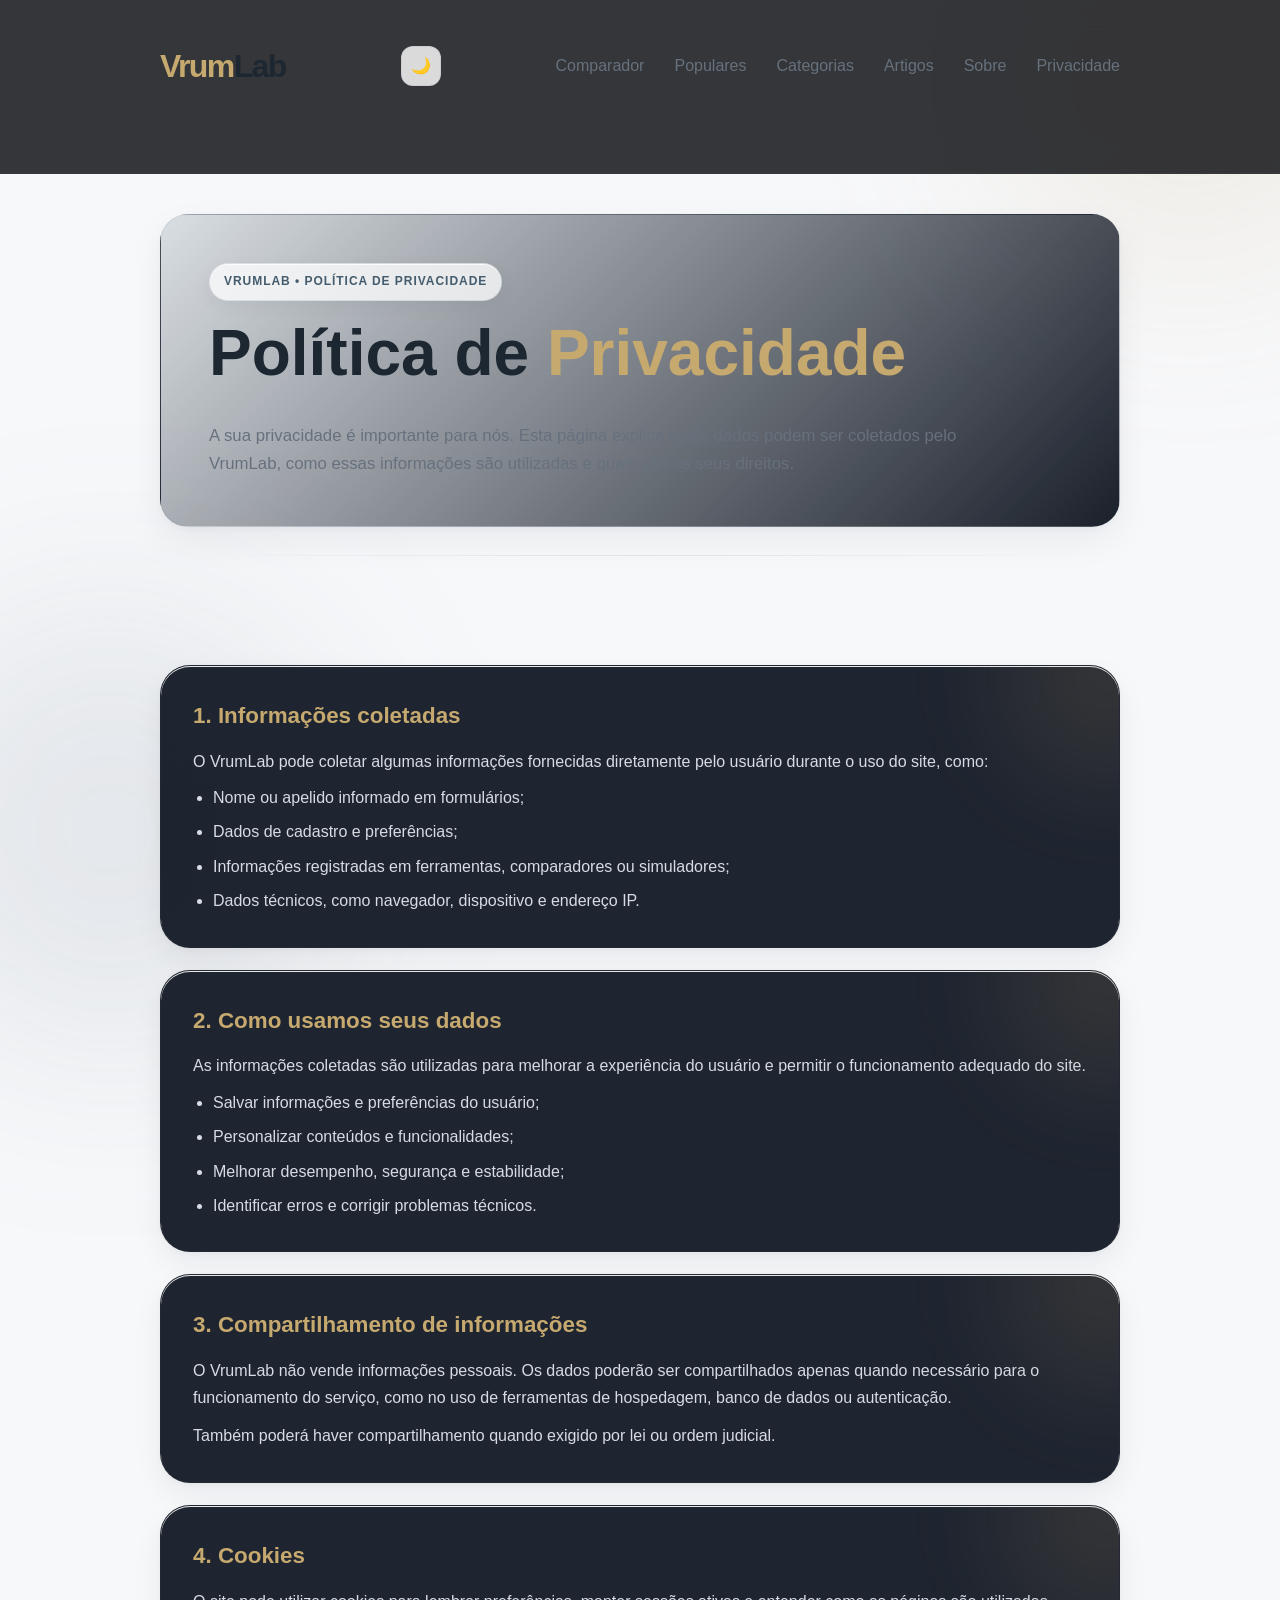
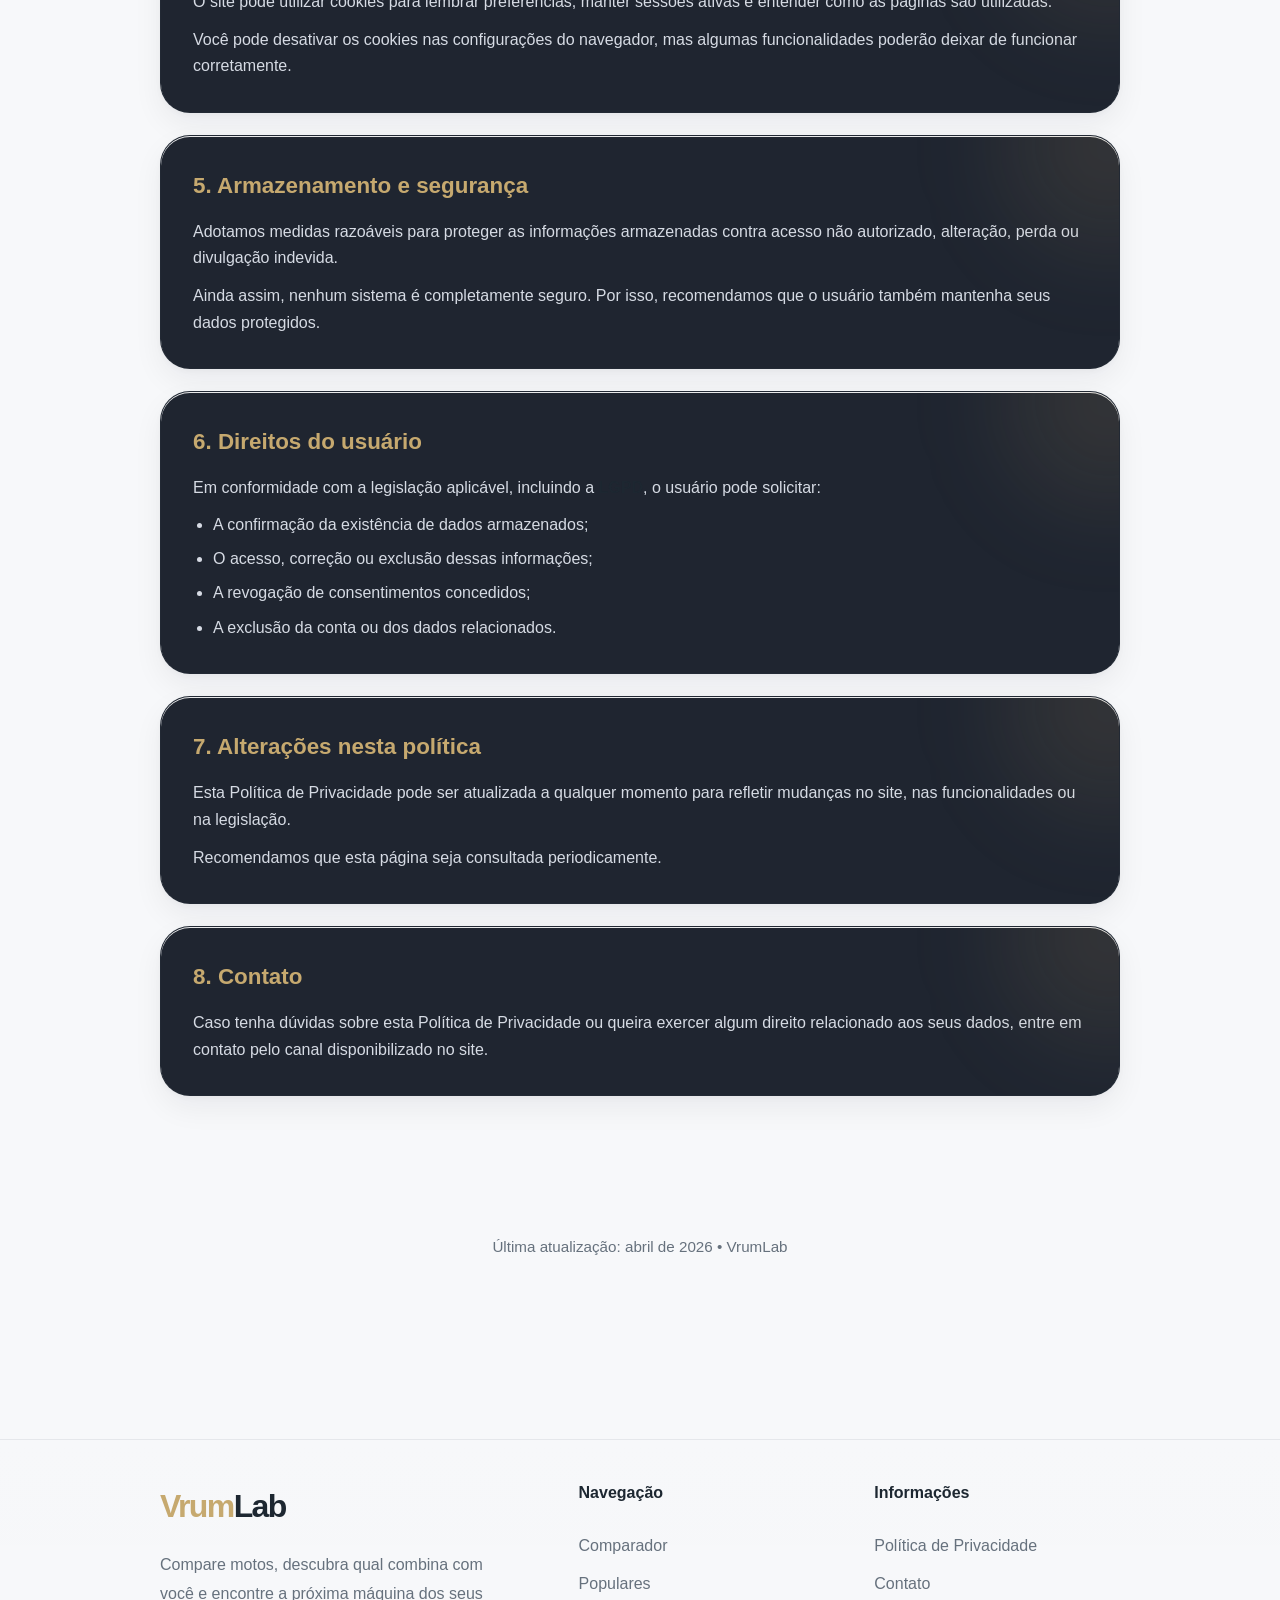
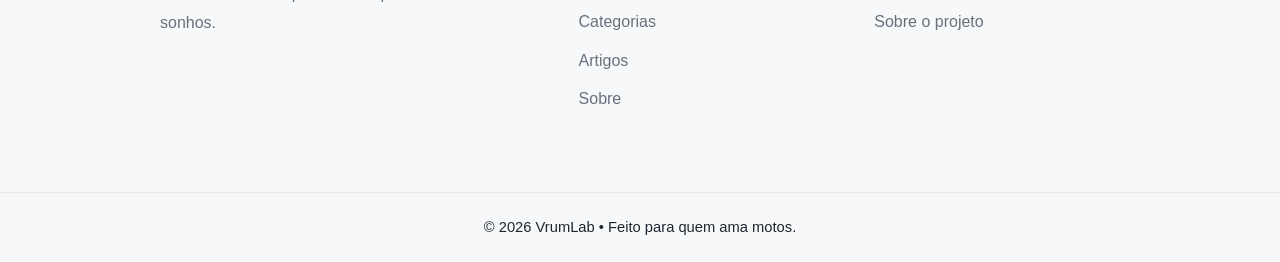
<file: politica-de-privacidade/politicadeprivacidade.html>
<!DOCTYPE html>
<html lang="pt-BR">
<head>
  <meta charset="UTF-8">
  <meta name="viewport" content="width=device-width, initial-scale=1.0">
  <title>Política de Privacidade | VrumLab</title>

  <!-- ===================================================== -->
<!-- CSS GLOBAL COMPARTILHADO                              -->
<!-- ===================================================== -->
<link rel="stylesheet" href="../components/variables.css">
<link rel="stylesheet" href="../components/background.css">
<link rel="stylesheet" href="../components/layout.css">
<link rel="stylesheet" href="../components/buttons.css">
<link rel="stylesheet" href="../components/cards.css">
<link rel="stylesheet" href="../components/header-footer.css">

<!-- ===================================================== -->
<!-- CSS ESPECÍFICO DA PÁGINA                              -->
<!-- ===================================================== -->
<link rel="stylesheet" href="politica-de-privacidade.css">
</head>
<body>

<!-- ===================================================== -->
<!-- HEADER PADRÃO                                         -->
<!-- ===================================================== -->

<div id="header-footer-top"></div>
  <div class="container">

      <section class="hero">
      <div class="tag">VRUMLAB • POLÍTICA DE PRIVACIDADE</div>

      <h1>Política de <span>Privacidade</span></h1>

      <p>
        A sua privacidade é importante para nós. Esta página explica quais dados podem ser coletados pelo VrumLab,
        como essas informações são utilizadas e quais são os seus direitos.
      </p>
    </section>

    <section class="content">

      <div class="card">
        <h2>1. Informações coletadas</h2>
        <p>
          O VrumLab pode coletar algumas informações fornecidas diretamente pelo usuário durante o uso do site,
          como:
        </p>

        <ul>
          <li>Nome ou apelido informado em formulários;</li>
          <li>Dados de cadastro e preferências;</li>
          <li>Informações registradas em ferramentas, comparadores ou simuladores;</li>
          <li>Dados técnicos, como navegador, dispositivo e endereço IP.</li>
        </ul>
      </div>

      <div class="card">
        <h2>2. Como usamos seus dados</h2>
        <p>
          As informações coletadas são utilizadas para melhorar a experiência do usuário e permitir o funcionamento
          adequado do site.
        </p>

        <ul>
          <li>Salvar informações e preferências do usuário;</li>
          <li>Personalizar conteúdos e funcionalidades;</li>
          <li>Melhorar desempenho, segurança e estabilidade;</li>
          <li>Identificar erros e corrigir problemas técnicos.</li>
        </ul>
      </div>

      <div class="card">
        <h2>3. Compartilhamento de informações</h2>
        <p>
          O VrumLab não vende informações pessoais. Os dados poderão ser compartilhados apenas quando necessário
          para o funcionamento do serviço, como no uso de ferramentas de hospedagem, banco de dados ou autenticação.
        </p>

        <p style="margin-top:12px;">
          Também poderá haver compartilhamento quando exigido por lei ou ordem judicial.
        </p>
      </div>

      <div class="card">
        <h2>4. Cookies</h2>
        <p>
          O site pode utilizar cookies para lembrar preferências, manter sessões ativas e entender como as páginas
          são utilizadas.
        </p>

        <p style="margin-top:12px;">
          Você pode desativar os cookies nas configurações do navegador, mas algumas funcionalidades poderão deixar
          de funcionar corretamente.
        </p>
      </div>

      <div class="card">
        <h2>5. Armazenamento e segurança</h2>
        <p>
          Adotamos medidas razoáveis para proteger as informações armazenadas contra acesso não autorizado,
          alteração, perda ou divulgação indevida.
        </p>

        <p style="margin-top:12px;">
          Ainda assim, nenhum sistema é completamente seguro. Por isso, recomendamos que o usuário também mantenha
          seus dados protegidos.
        </p>
      </div>

      <div class="card">
        <h2>6. Direitos do usuário</h2>
        <p>
          Em conformidade com a legislação aplicável, incluindo a <span class="highlight">LGPD</span>, o usuário
          pode solicitar:
        </p>

        <ul>
          <li>A confirmação da existência de dados armazenados;</li>
          <li>O acesso, correção ou exclusão dessas informações;</li>
          <li>A revogação de consentimentos concedidos;</li>
          <li>A exclusão da conta ou dos dados relacionados.</li>
        </ul>
      </div>

      <div class="card">
        <h2>7. Alterações nesta política</h2>
        <p>
          Esta Política de Privacidade pode ser atualizada a qualquer momento para refletir mudanças no site,
          nas funcionalidades ou na legislação.
        </p>

        <p style="margin-top:12px;">
          Recomendamos que esta página seja consultada periodicamente.
        </p>
      </div>

      <div class="card">
        <h2>8. Contato</h2>
        <p>
          Caso tenha dúvidas sobre esta Política de Privacidade ou queira exercer algum direito relacionado aos
          seus dados, entre em contato pelo canal disponibilizado no site.
        </p>
      </div>

    </section>

    
    <!-- ================================================ -->
    <!-- INFORMAÇÃO DE ÚLTIMA ATUALIZAÇÃO                 -->
    <!-- ================================================ -->
    <div class="ultima-atualizacao">
      Última atualização: abril de 2026 • VrumLab
    </div>

  </div>
  <!-- Fim do .container principal -->

  <!-- ===================================================== -->
  <!-- FOOTER PADRÃO                                         -->
  <!-- O conteúdo será carregado automaticamente do arquivo  -->
  <!-- ../components/header-footer.html                       -->
  <!-- ===================================================== -->
  <div id="header-footer-bottom"></div>

  <!-- ===================================================== -->
  <!-- SCRIPT PARA CARREGAR HEADER E FOOTER                 -->
  <!-- ===================================================== -->
  <script>
    fetch("../components/header-footer.html")
      .then(response => {
        if (!response.ok) {
          throw new Error(
            "Não foi possível carregar ../components/header-footer.html"
          );
        }

        return response.text();
      })
      .then(html => {
        const parser = new DOMParser();
        const doc = parser.parseFromString(html, "text/html");

        /* Insere o header no topo */
        const header = doc.querySelector(".header");
        if (header) {
          document.getElementById("header-footer-top").innerHTML =
            header.outerHTML;
        }

        /* Insere o footer no final */
        const footer = doc.querySelector(".footer");
        if (footer) {
          document.getElementById("header-footer-bottom").innerHTML =
            footer.outerHTML;
        }

        /* Ativa o menu mobile */
        const menuBtn = document.getElementById("menuMobileBtn");
        const menu = document.getElementById("menuPrincipal");

        menuBtn?.addEventListener("click", () => {
          menu.classList.toggle("ativo");
        });
      })
      .catch(error => {
        console.error("Erro ao carregar header/footer:", error);
      });
  </script>
</body>
</html>
</file>
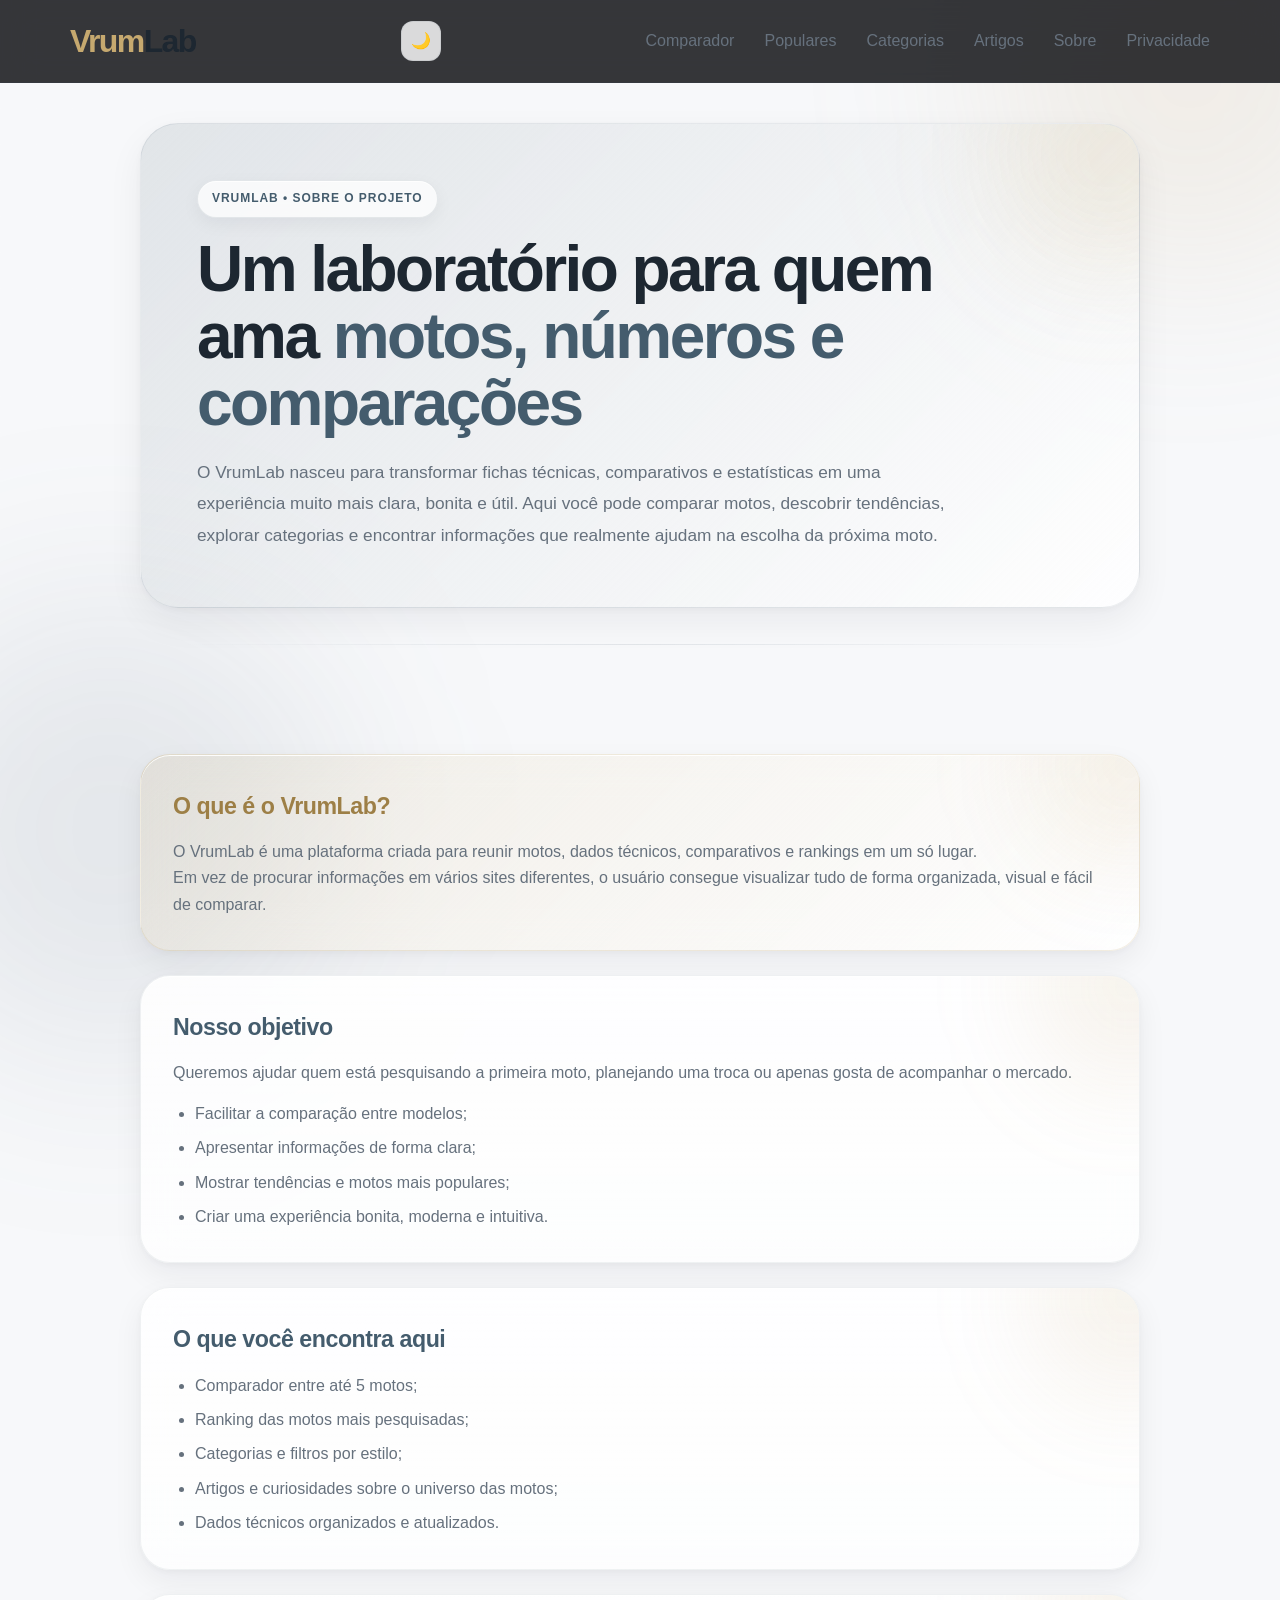
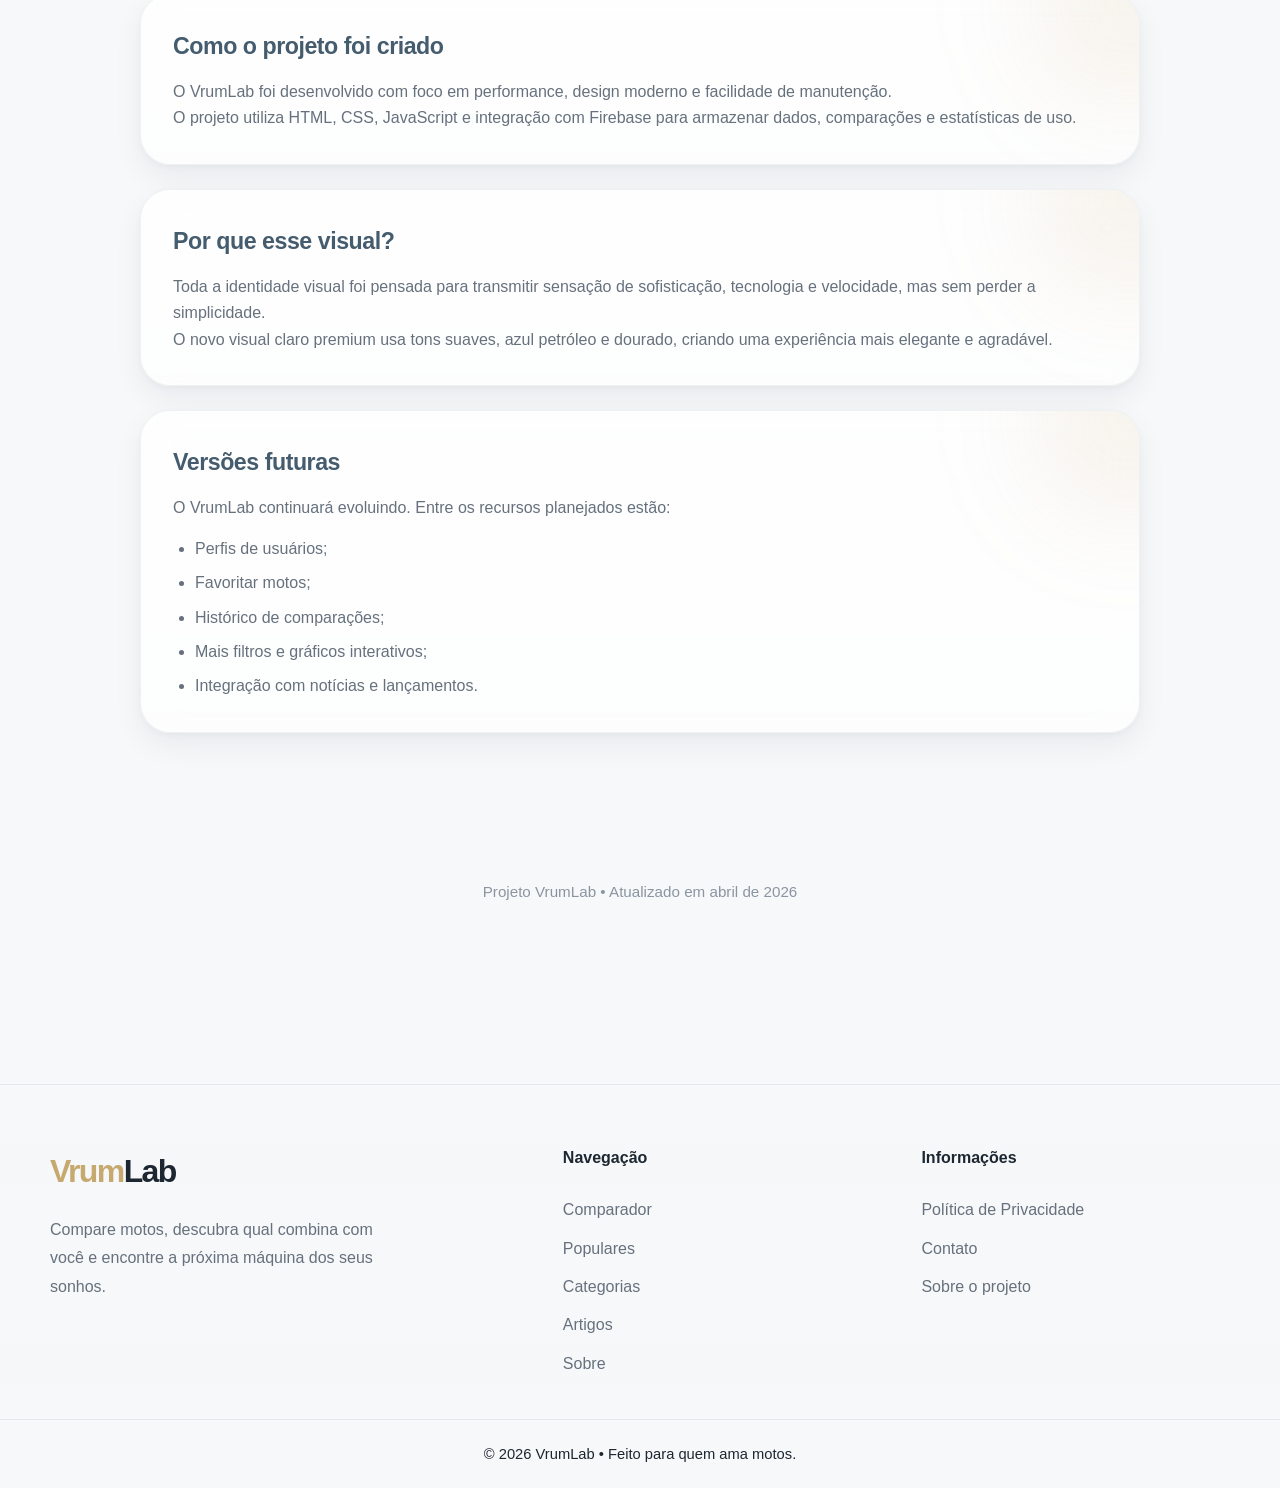
<file: sobre/sobre.html>
<!DOCTYPE html>
<html lang="pt-BR">
<head>
  <meta charset="UTF-8">
  <meta name="viewport" content="width=device-width, initial-scale=1.0">
  <title>Sobre o VrumLab</title>

  <!-- ===================================================== -->
  <!-- CSS GLOBAL COMPARTILHADO                              -->
  <!-- ===================================================== -->
  <link rel="stylesheet" href="../components/variables.css">
  <link rel="stylesheet" href="../components/background.css">
  <link rel="stylesheet" href="../components/layout.css">
  <link rel="stylesheet" href="../components/buttons.css">
  <link rel="stylesheet" href="../components/cards.css">
  <link rel="stylesheet" href="../components/header-footer.css">

  <!-- ===================================================== -->
  <!-- CSS ESPECÍFICO DA PÁGINA                              -->
  <!-- ===================================================== -->
  <link rel="stylesheet" href="sobre.css">
</head>

<body>

  <!-- ===================================================== -->
  <!-- HEADER PADRÃO                                         -->
  <!-- ===================================================== -->
  <div id="header-footer-top"></div>

  <main class="container-small">


    <!-- ===================================================== -->
    <!-- HERO                                                  -->
    <!-- ===================================================== -->
    <section class="hero">
      <div class="tag">VRUMLAB • SOBRE O PROJETO</div>

      <h1>
        Um laboratório para quem ama
        <span>motos, números e comparações</span>
      </h1>

      <p>
        O VrumLab nasceu para transformar fichas técnicas, comparativos e
        estatísticas em uma experiência muito mais clara, bonita e útil.
        Aqui você pode comparar motos, descobrir tendências, explorar categorias
        e encontrar informações que realmente ajudam na escolha da próxima moto.
      </p>
    </section>

    <!-- ===================================================== -->
    <!-- CONTEÚDO                                              -->
    <!-- ===================================================== -->
    <section class="content">

      <div class="card card-destaque">
        <h2>O que é o VrumLab?</h2>

        <p>
          O VrumLab é uma plataforma criada para reunir motos, dados técnicos,
          comparativos e rankings em um só lugar.
        </p>

        <p>
          Em vez de procurar informações em vários sites diferentes, o usuário
          consegue visualizar tudo de forma organizada, visual e fácil de comparar.
        </p>
      </div>

      <div class="card">
        <h2>Nosso objetivo</h2>

        <p>
          Queremos ajudar quem está pesquisando a primeira moto, planejando uma
          troca ou apenas gosta de acompanhar o mercado.
        </p>

        <ul>
          <li>Facilitar a comparação entre modelos;</li>
          <li>Apresentar informações de forma clara;</li>
          <li>Mostrar tendências e motos mais populares;</li>
          <li>Criar uma experiência bonita, moderna e intuitiva.</li>
        </ul>
      </div>

      <div class="card">
        <h2>O que você encontra aqui</h2>

        <ul>
          <li>Comparador entre até 5 motos;</li>
          <li>Ranking das motos mais pesquisadas;</li>
          <li>Categorias e filtros por estilo;</li>
          <li>Artigos e curiosidades sobre o universo das motos;</li>
          <li>Dados técnicos organizados e atualizados.</li>
        </ul>
      </div>

      <div class="card">
        <h2>Como o projeto foi criado</h2>

        <p>
          O VrumLab foi desenvolvido com foco em performance, design moderno e
          facilidade de manutenção.
        </p>

        <p>
          O projeto utiliza HTML, CSS, JavaScript e integração com Firebase para
          armazenar dados, comparações e estatísticas de uso.
        </p>
      </div>

      <div class="card">
        <h2>Por que esse visual?</h2>

        <p>
          Toda a identidade visual foi pensada para transmitir sensação de
          sofisticação, tecnologia e velocidade, mas sem perder a simplicidade.
        </p>

        <p>
          O novo visual claro premium usa tons suaves, azul petróleo e dourado,
          criando uma experiência mais elegante e agradável.
        </p>
      </div>

      <div class="card">
        <h2>Versões futuras</h2>

        <p>
          O VrumLab continuará evoluindo. Entre os recursos planejados estão:
        </p>

        <ul>
          <li>Perfis de usuários;</li>
          <li>Favoritar motos;</li>
          <li>Histórico de comparações;</li>
          <li>Mais filtros e gráficos interativos;</li>
          <li>Integração com notícias e lançamentos.</li>
        </ul>
      </div>

    </section>

    <!-- ===================================================== -->
    <!-- RODAPÉ DA PÁGINA                                      -->
    <!-- ===================================================== -->
    <div class="ultima-atualizacao">
      Projeto VrumLab • Atualizado em abril de 2026
    </div>

  </main>

  <!-- ===================================================== -->
  <!-- FOOTER PADRÃO                                         -->
  <!-- ===================================================== -->
  <div id="header-footer-bottom"></div>

  <!-- ===================================================== -->
  <!-- SCRIPT DE CARREGAMENTO DO HEADER E FOOTER             -->
  <!-- ===================================================== -->
  <script>
    fetch("../components/header-footer.html")
      .then(response => {
        if (!response.ok) {
          throw new Error("Erro ao carregar header-footer.html");
        }

        return response.text();
      })
      .then(html => {
        const parser = new DOMParser();
        const doc = parser.parseFromString(html, "text/html");

        const header = doc.querySelector(".header");
        const footer = doc.querySelector(".footer");

        if (header) {
          document.getElementById("header-footer-top").innerHTML =
            header.outerHTML;
        }

        if (footer) {
          document.getElementById("header-footer-bottom").innerHTML =
            footer.outerHTML;
        }

        const menuBtn = document.getElementById("menuMobileBtn");
        const menu = document.getElementById("menuPrincipal");

        menuBtn?.addEventListener("click", () => {
          menu.classList.toggle("ativo");
        });
      })
      .catch(error => {
        console.error(error);
      });
  </script>

</body>
</html>
</file>
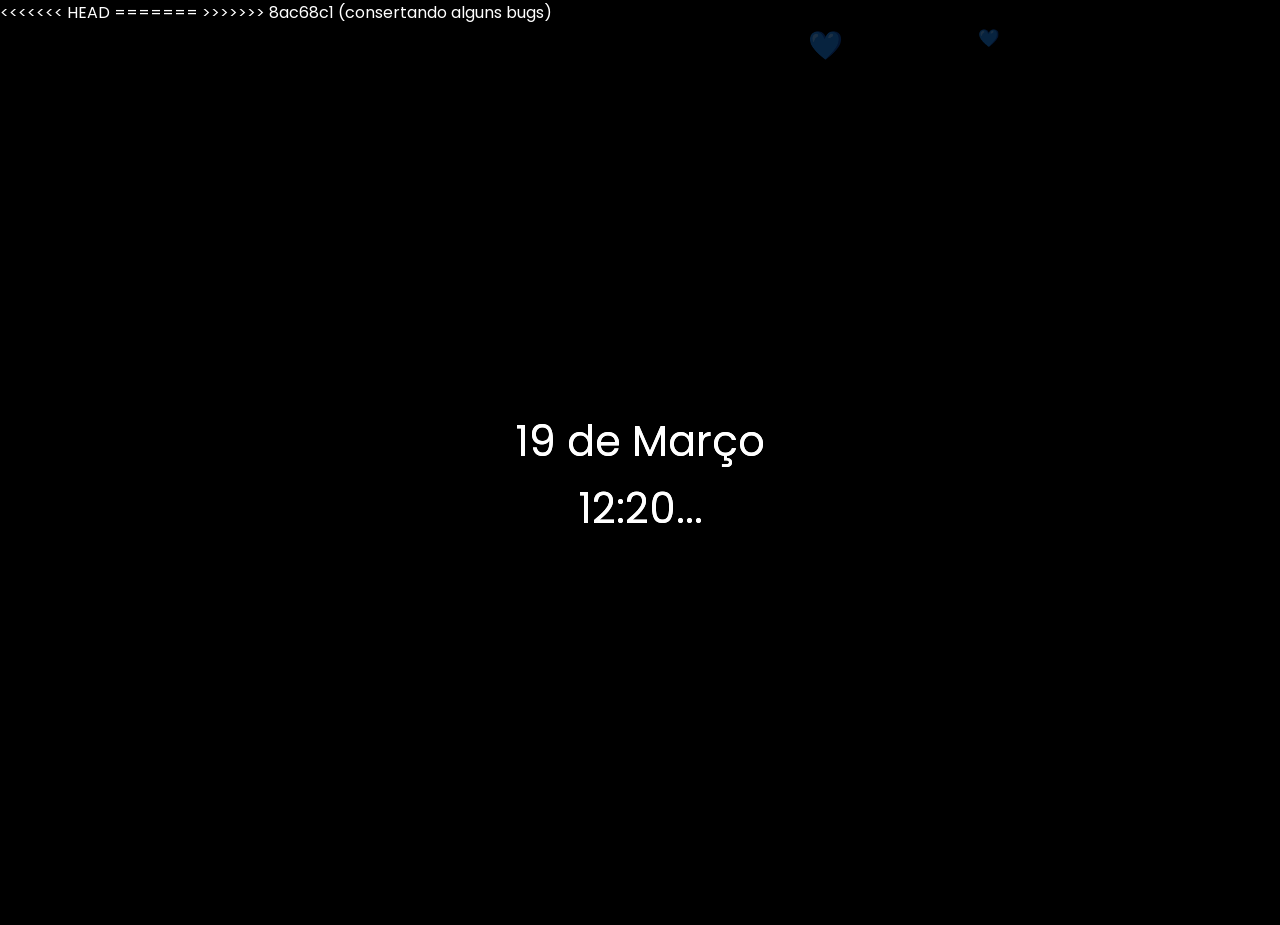
<file: motoquerica/erikinhaa/erikinha.html>
<<<<<<< HEAD
<!DOCTYPE html>
<html lang="pt-BR">
<head>
<meta charset="UTF-8">
<meta name="viewport" content="width=device-width, initial-scale=1.0">
<title>💙 Nossa Jornada</title>

<link href="https://fonts.googleapis.com/css2?family=Poppins:wght@300;400;600&display=swap" rel="stylesheet">

<style>
*{margin:0;padding:0;box-sizing:border-box}

body{
  font-family:'Poppins',sans-serif;
  background:#000;
  color:#fff;
  overflow:hidden;
}

.section{
  height:100vh;
  display:flex;
  align-items:center;
  justify-content:center;
  text-align:center;
  padding:20px;
  position:absolute;
  width:100%;
  opacity:0;
  transition:all 1.5s ease;
}

.section.active{
  opacity:1;
}

.text{
  font-size:22px;
  max-width:700px;
  line-height:1.6;
}

.big{
  font-size:42px;
}

.highlight{
  color:#38bdf8;
}

.heart{
  position:absolute;
  color:#38bdf8;
  font-size:20px;
  animation:float 6s linear infinite;
  opacity:0.3;
}

@keyframes float{
  from{transform:translateY(100vh)}
  to{transform:translateY(-10vh)}
}

</style>
</head>

<body>

<audio id="music" autoplay loop>
  <source src="https://cdn.pixabay.com/download/audio/2022/03/15/audio_c8c8a73467.mp3" type="audio/mpeg">
</audio>

<div class="section active">
  <div class="text big">19 de Março<br>12:20...</div>
</div>

<div class="section">
  <div class="text">Tudo começou aqui.<br>Um momento de coragem.</div>
</div>

<div class="section">
  <div class="text">Os primeiros dias não foram fáceis...<br>Nariz entupido, desconforto...</div>
</div>

<div class="section">
  <div class="text">Mas teve algo que ajudou 😄<br><span class="highlight">Muito sorvete 🍦</span></div>
</div>

<div class="section">
  <div class="text">E então veio...<br>a voz fanha 😂</div>
</div>

<div class="section">
  <div class="text">Hoje aconteceu algo especial...</div>
</div>

<div class="section">
  <div class="text big">"benina" 🥹💙</div>
</div>

<div class="section">
  <div class="text">Um momento simples...<br>mas que ficou marcado.</div>
</div>

<div class="section">
  <div class="text">E isso tudo...</div>
</div>

<div class="section">
  <div class="text big">Ainda é só o começo 💙</div>
</div>

<div class="section">
  <div class="text">Você foi muito forte.<br>E eu vi tudo de perto.</div>
</div>

<script>

const sections = document.querySelectorAll('.section');
let index = 0;

function nextScene(){
  if(index < sections.length-1){
    sections[index].classList.remove('active');
    index++;
    sections[index].classList.add('active');
  }
}

setInterval(nextScene, 3500);

// efeito corações
setInterval(()=>{
  const heart = document.createElement('div');
  heart.className = 'heart';
  heart.innerText = '💙';
  heart.style.left = Math.random()*100 + 'vw';
  heart.style.fontSize = (10 + Math.random()*20)+'px';
  document.body.appendChild(heart);

  setTimeout(()=>heart.remove(),6000);
},500);

</script>

</body>
=======
<!DOCTYPE html>
<html lang="pt-BR">
<head>
<meta charset="UTF-8">
<meta name="viewport" content="width=device-width, initial-scale=1.0">
<title>💙 Nossa Jornada</title>

<link href="https://fonts.googleapis.com/css2?family=Poppins:wght@300;400;600&display=swap" rel="stylesheet">

<style>
*{margin:0;padding:0;box-sizing:border-box}

body{
  font-family:'Poppins',sans-serif;
  background:#000;
  color:#fff;
  overflow:hidden;
}

.section{
  height:100vh;
  display:flex;
  align-items:center;
  justify-content:center;
  text-align:center;
  padding:20px;
  position:absolute;
  width:100%;
  opacity:0;
  transition:all 1.5s ease;
}

.section.active{
  opacity:1;
}

.text{
  font-size:22px;
  max-width:700px;
  line-height:1.6;
}

.big{
  font-size:42px;
}

.highlight{
  color:#38bdf8;
}

.heart{
  position:absolute;
  color:#38bdf8;
  font-size:20px;
  animation:float 6s linear infinite;
  opacity:0.3;
}

@keyframes float{
  from{transform:translateY(100vh)}
  to{transform:translateY(-10vh)}
}

</style>
</head>

<body>

<audio id="music" autoplay loop>
  <source src="https://cdn.pixabay.com/download/audio/2022/03/15/audio_c8c8a73467.mp3" type="audio/mpeg">
</audio>

<div class="section active">
  <div class="text big">19 de Março<br>12:20...</div>
</div>

<div class="section">
  <div class="text">Tudo começou aqui.<br>Um momento de coragem.</div>
</div>

<div class="section">
  <div class="text">Os primeiros dias não foram fáceis...<br>Nariz entupido, desconforto...</div>
</div>

<div class="section">
  <div class="text">Mas teve algo que ajudou 😄<br><span class="highlight">Muito sorvete 🍦</span></div>
</div>

<div class="section">
  <div class="text">E então veio...<br>a voz fanha 😂</div>
</div>

<div class="section">
  <div class="text">Hoje aconteceu algo especial...</div>
</div>

<div class="section">
  <div class="text big">"benina" 🥹💙</div>
</div>

<div class="section">
  <div class="text">Um momento simples...<br>mas que ficou marcado.</div>
</div>

<div class="section">
  <div class="text">E isso tudo...</div>
</div>

<div class="section">
  <div class="text big">Ainda é só o começo 💙</div>
</div>

<div class="section">
  <div class="text">Você foi muito forte.<br>E eu vi tudo de perto.</div>
</div>

<script>

const sections = document.querySelectorAll('.section');
let index = 0;

function nextScene(){
  if(index < sections.length-1){
    sections[index].classList.remove('active');
    index++;
    sections[index].classList.add('active');
  }
}

setInterval(nextScene, 3500);

// efeito corações
setInterval(()=>{
  const heart = document.createElement('div');
  heart.className = 'heart';
  heart.innerText = '💙';
  heart.style.left = Math.random()*100 + 'vw';
  heart.style.fontSize = (10 + Math.random()*20)+'px';
  document.body.appendChild(heart);

  setTimeout(()=>heart.remove(),6000);
},500);

</script>

</body>
>>>>>>> 8ac68c1 (consertando alguns bugs)
</html>
</file>
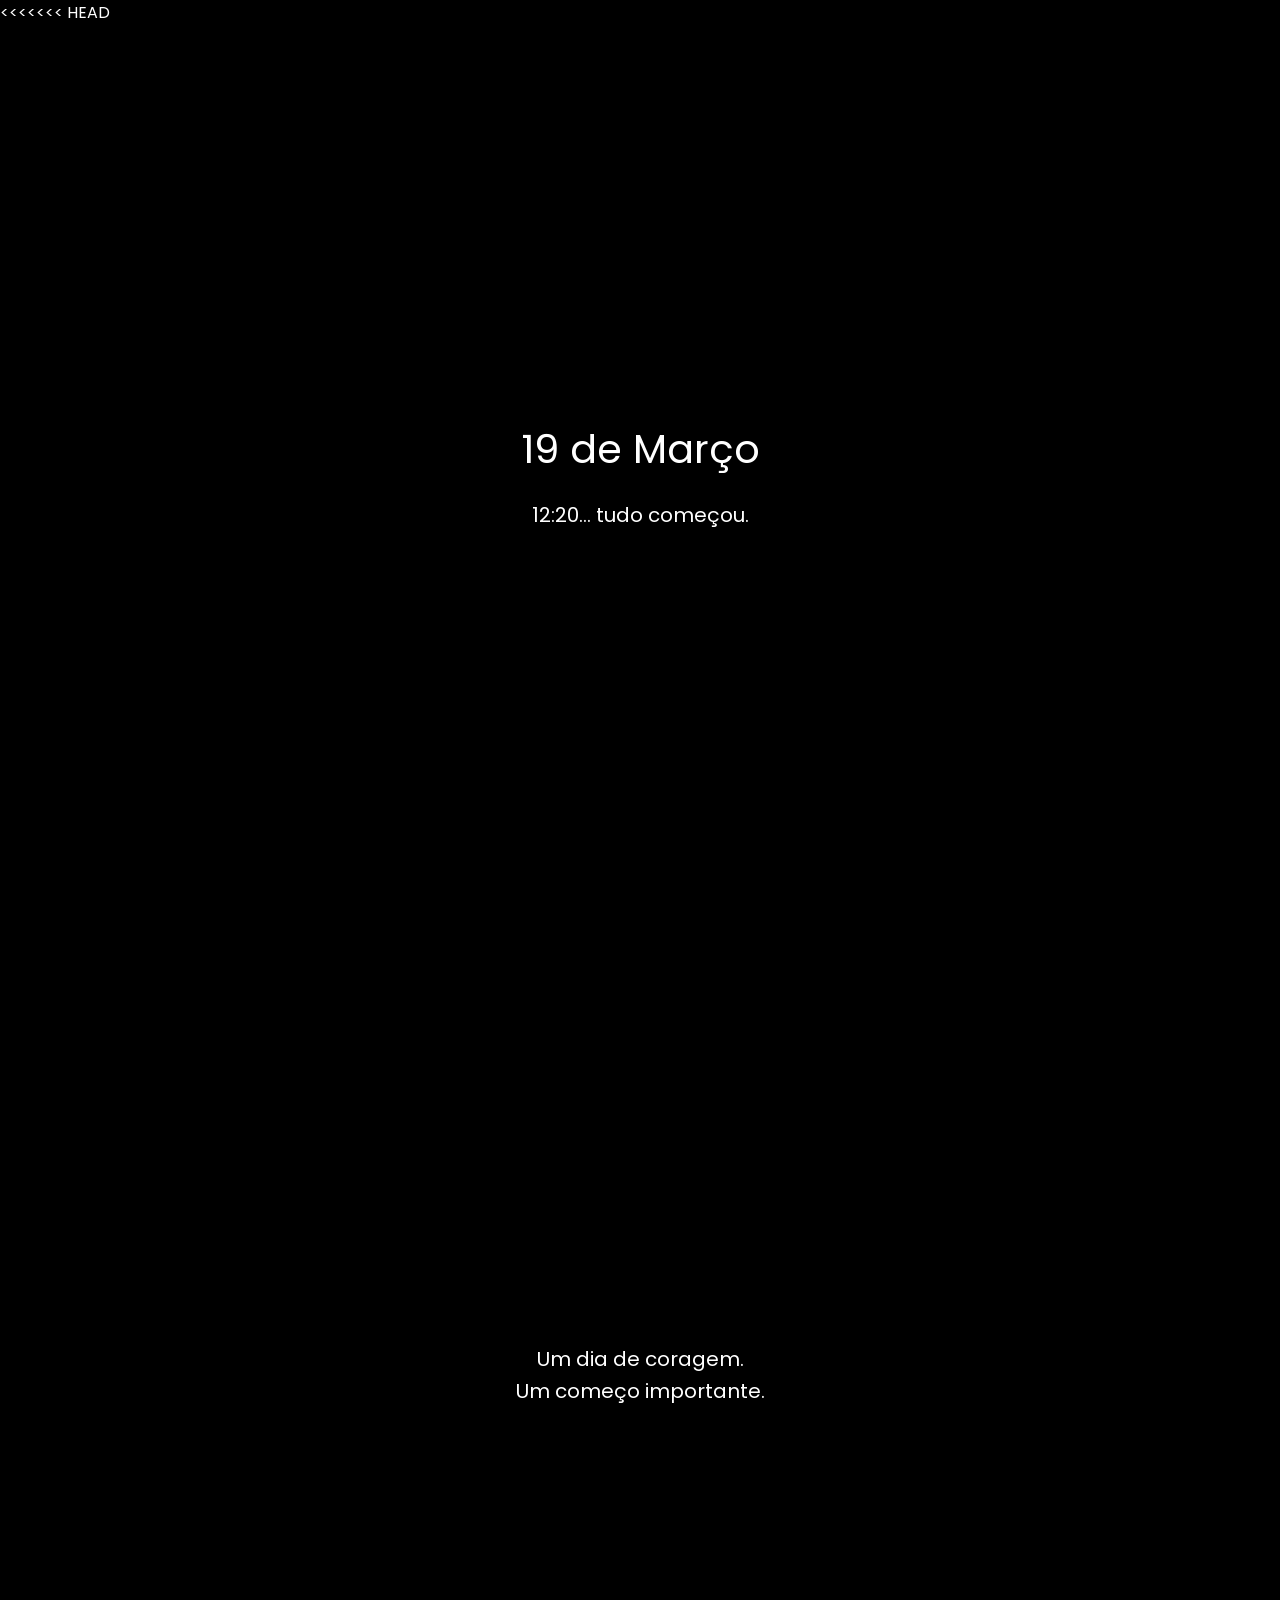
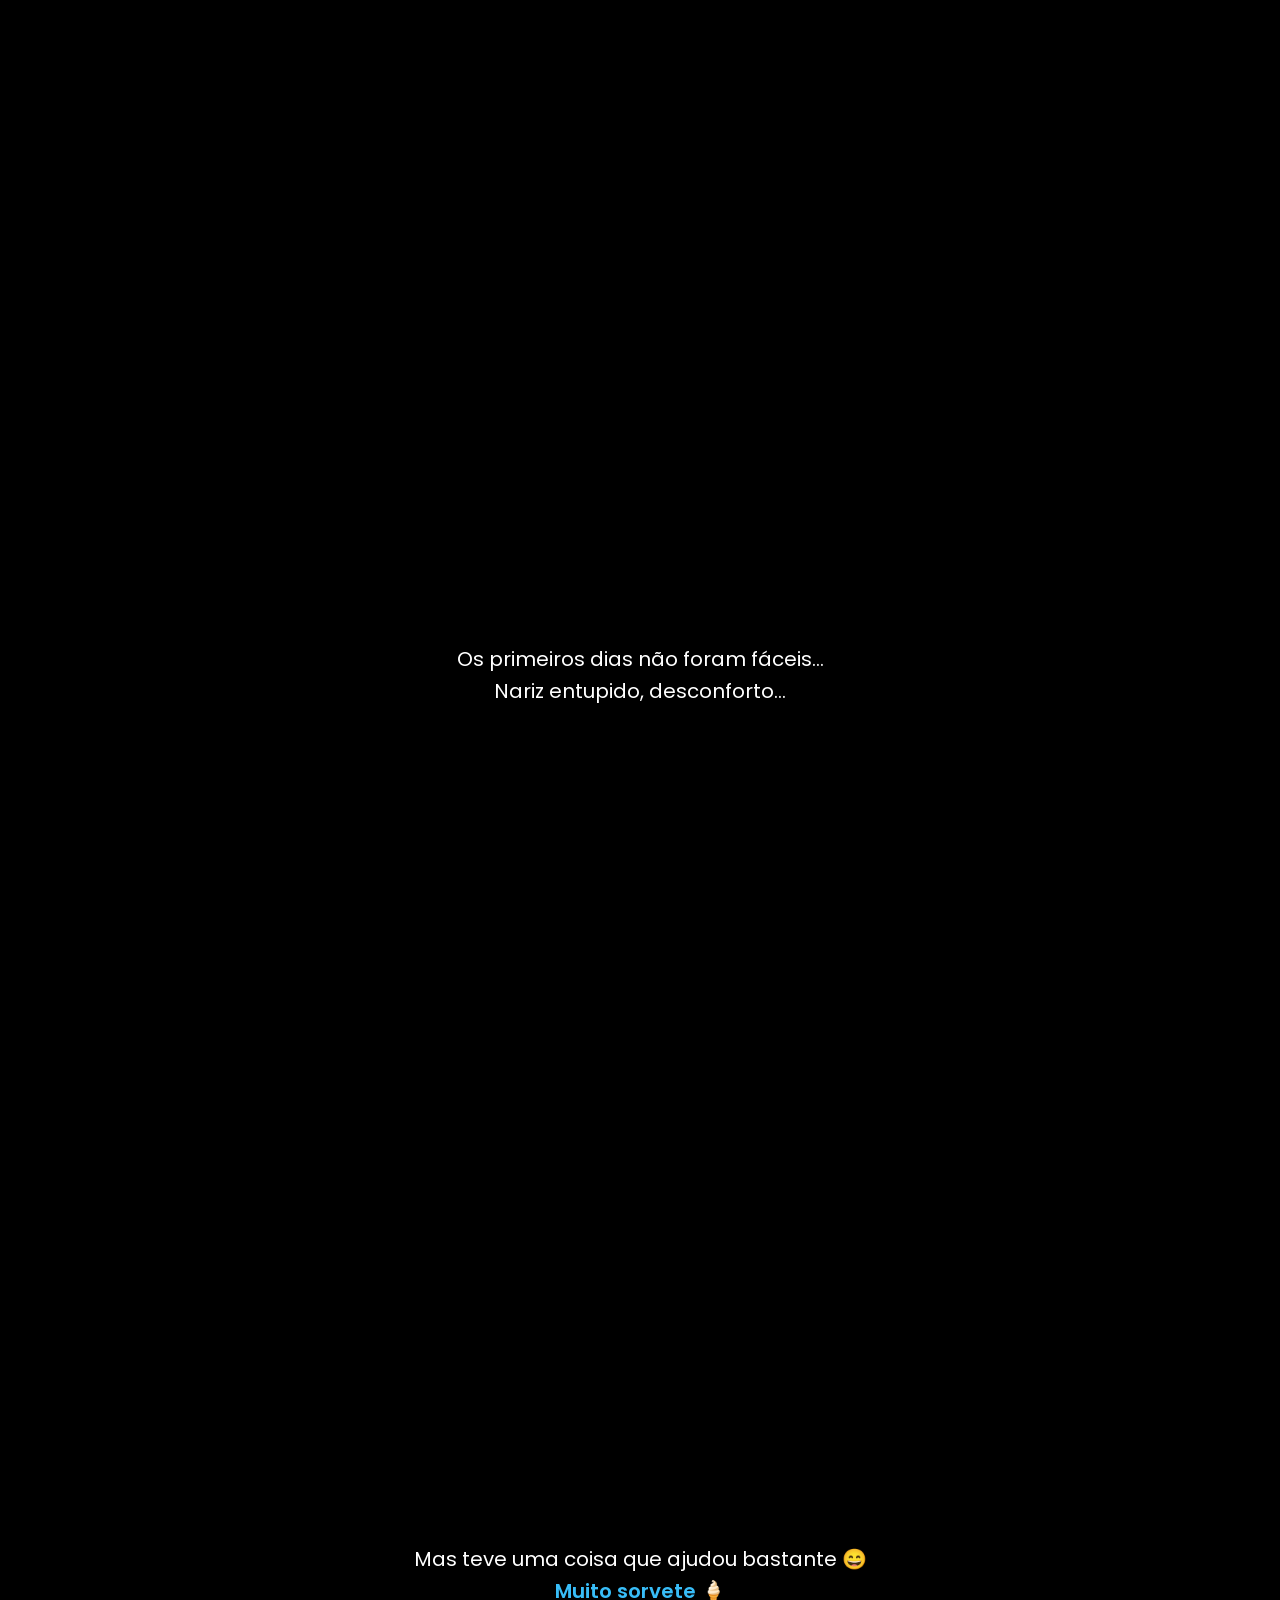
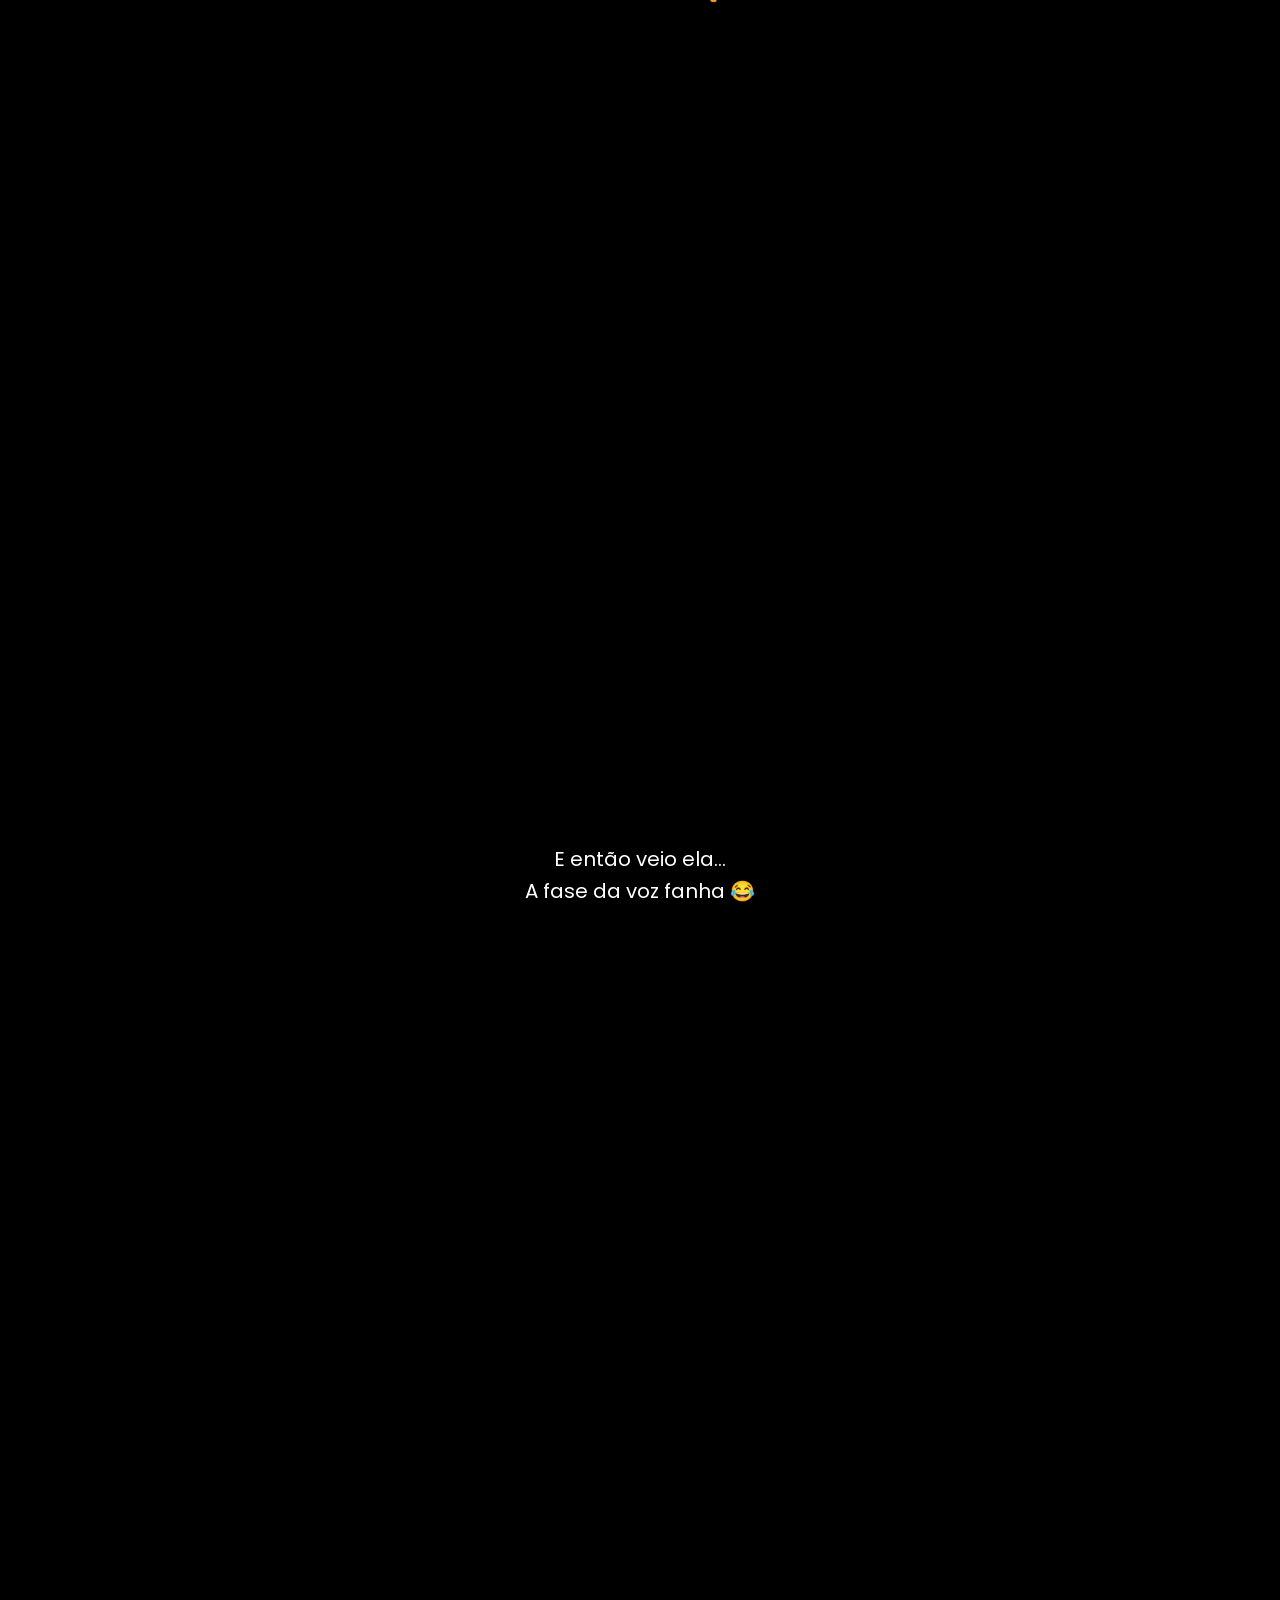
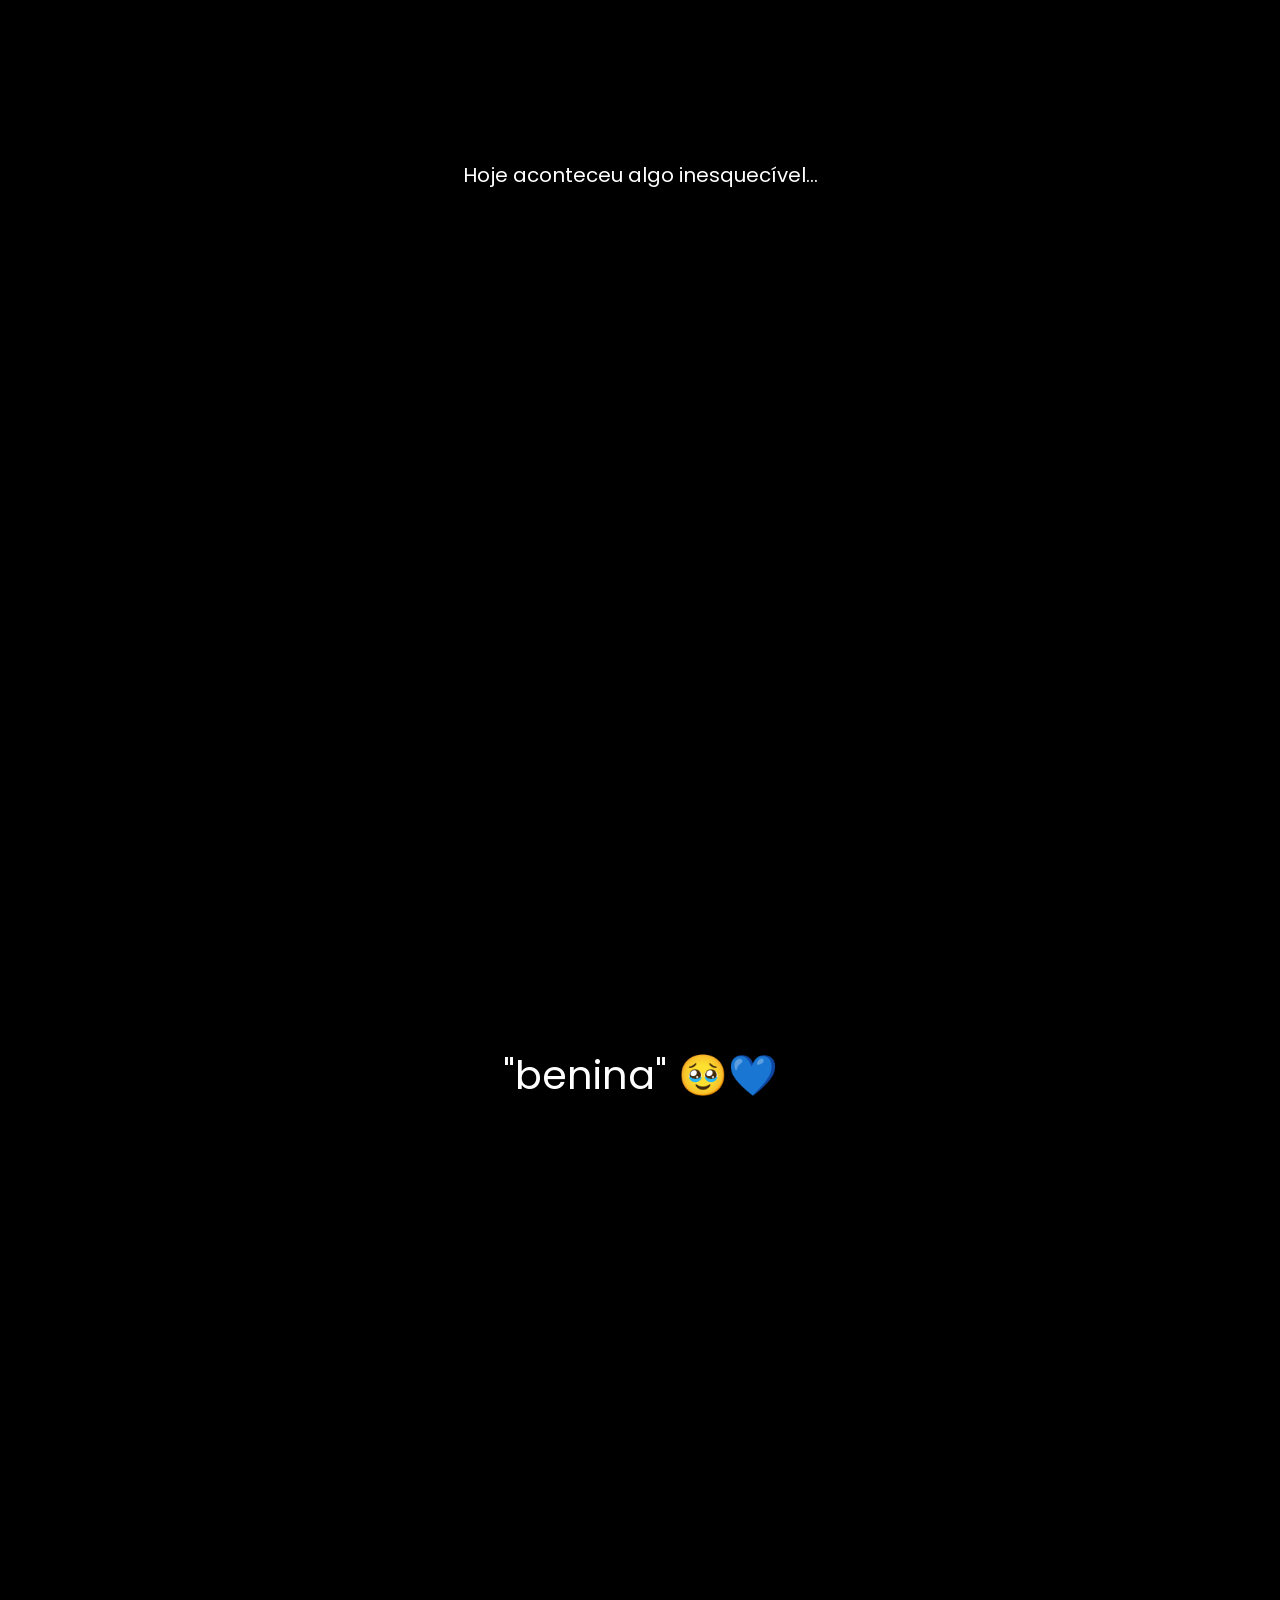
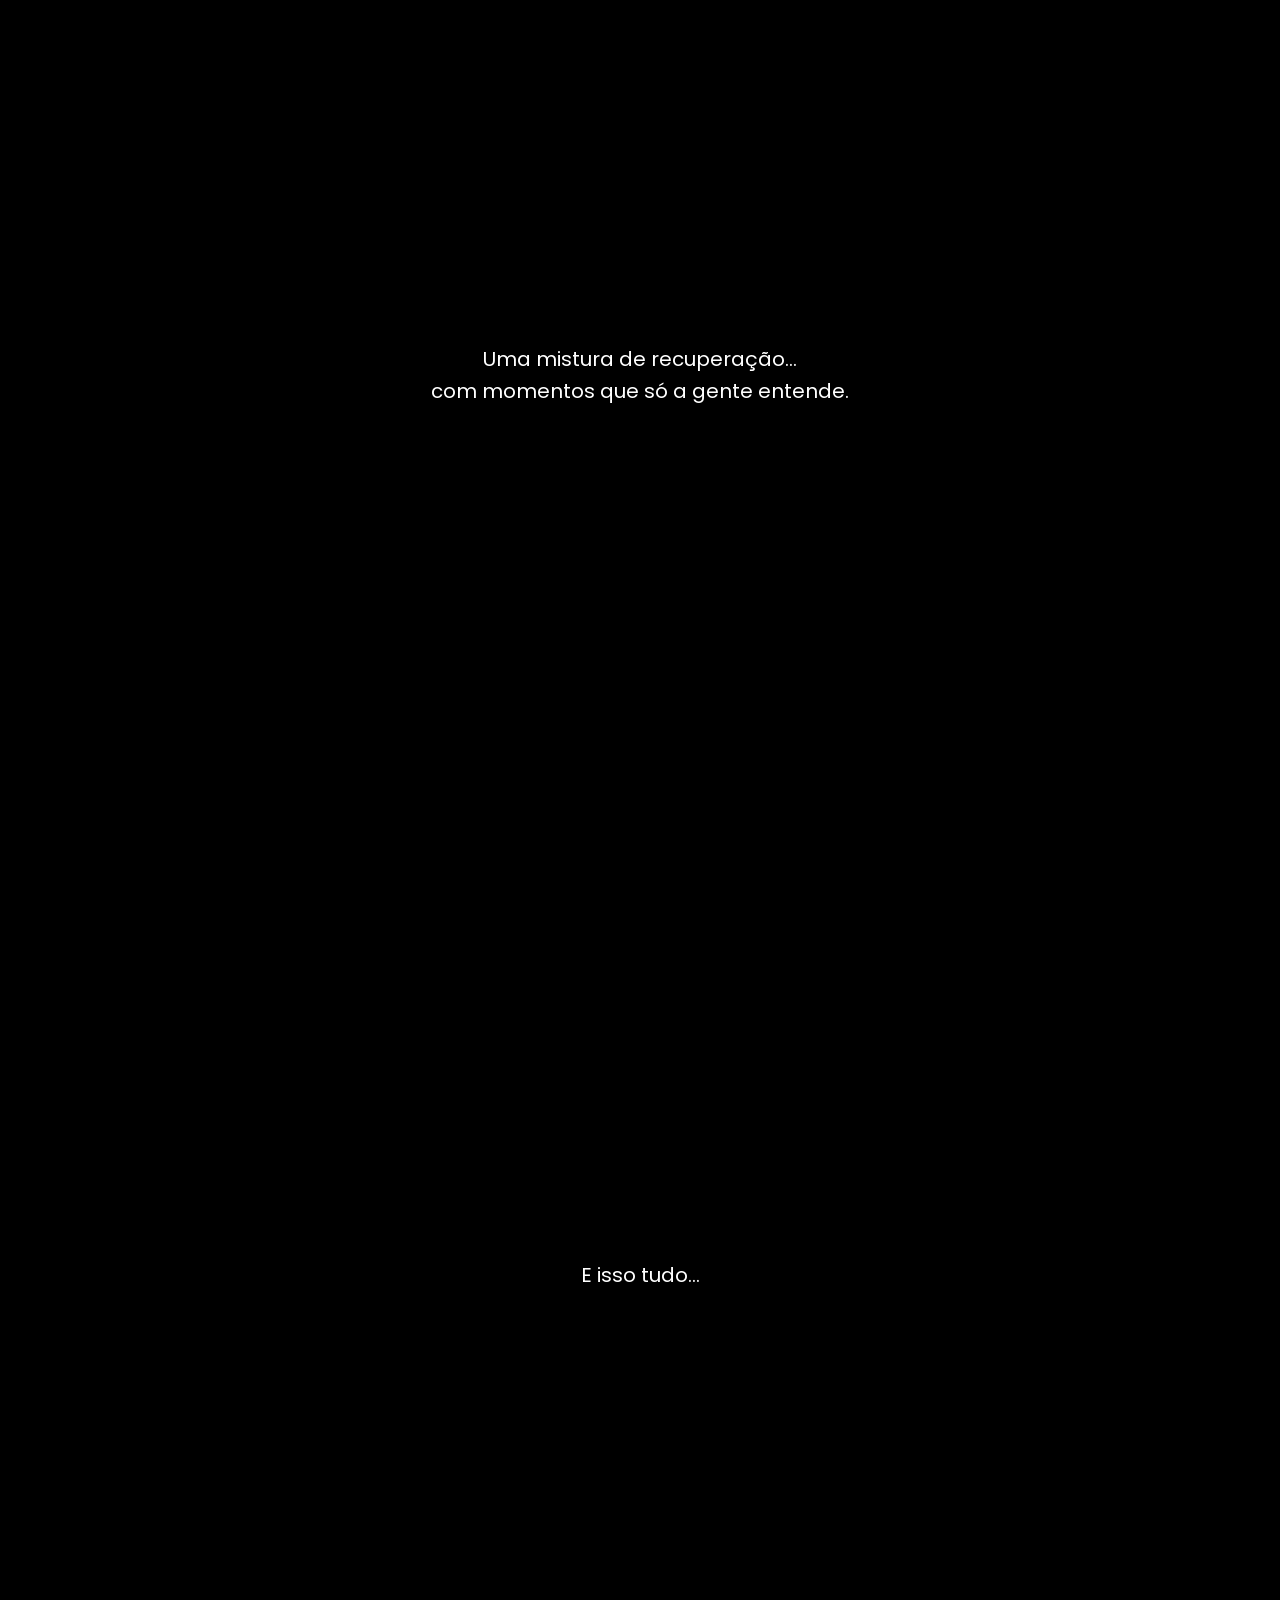
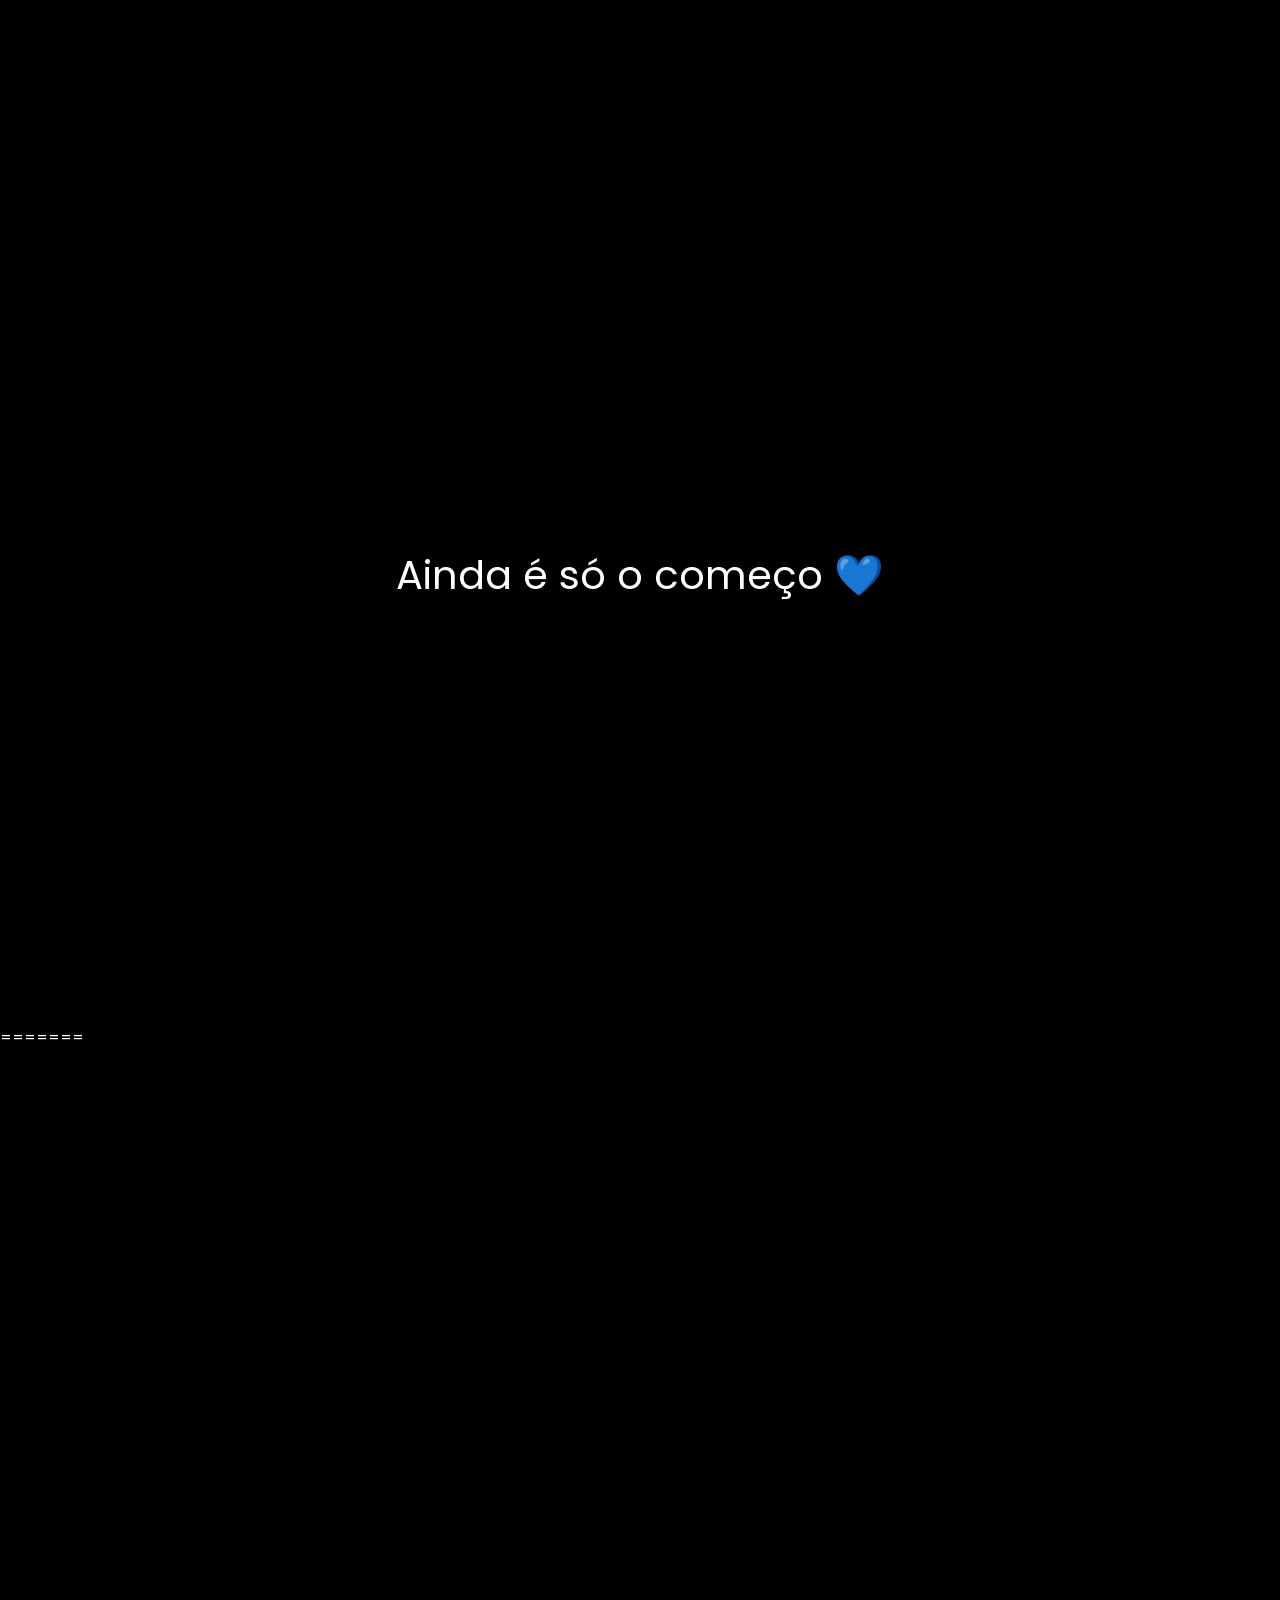
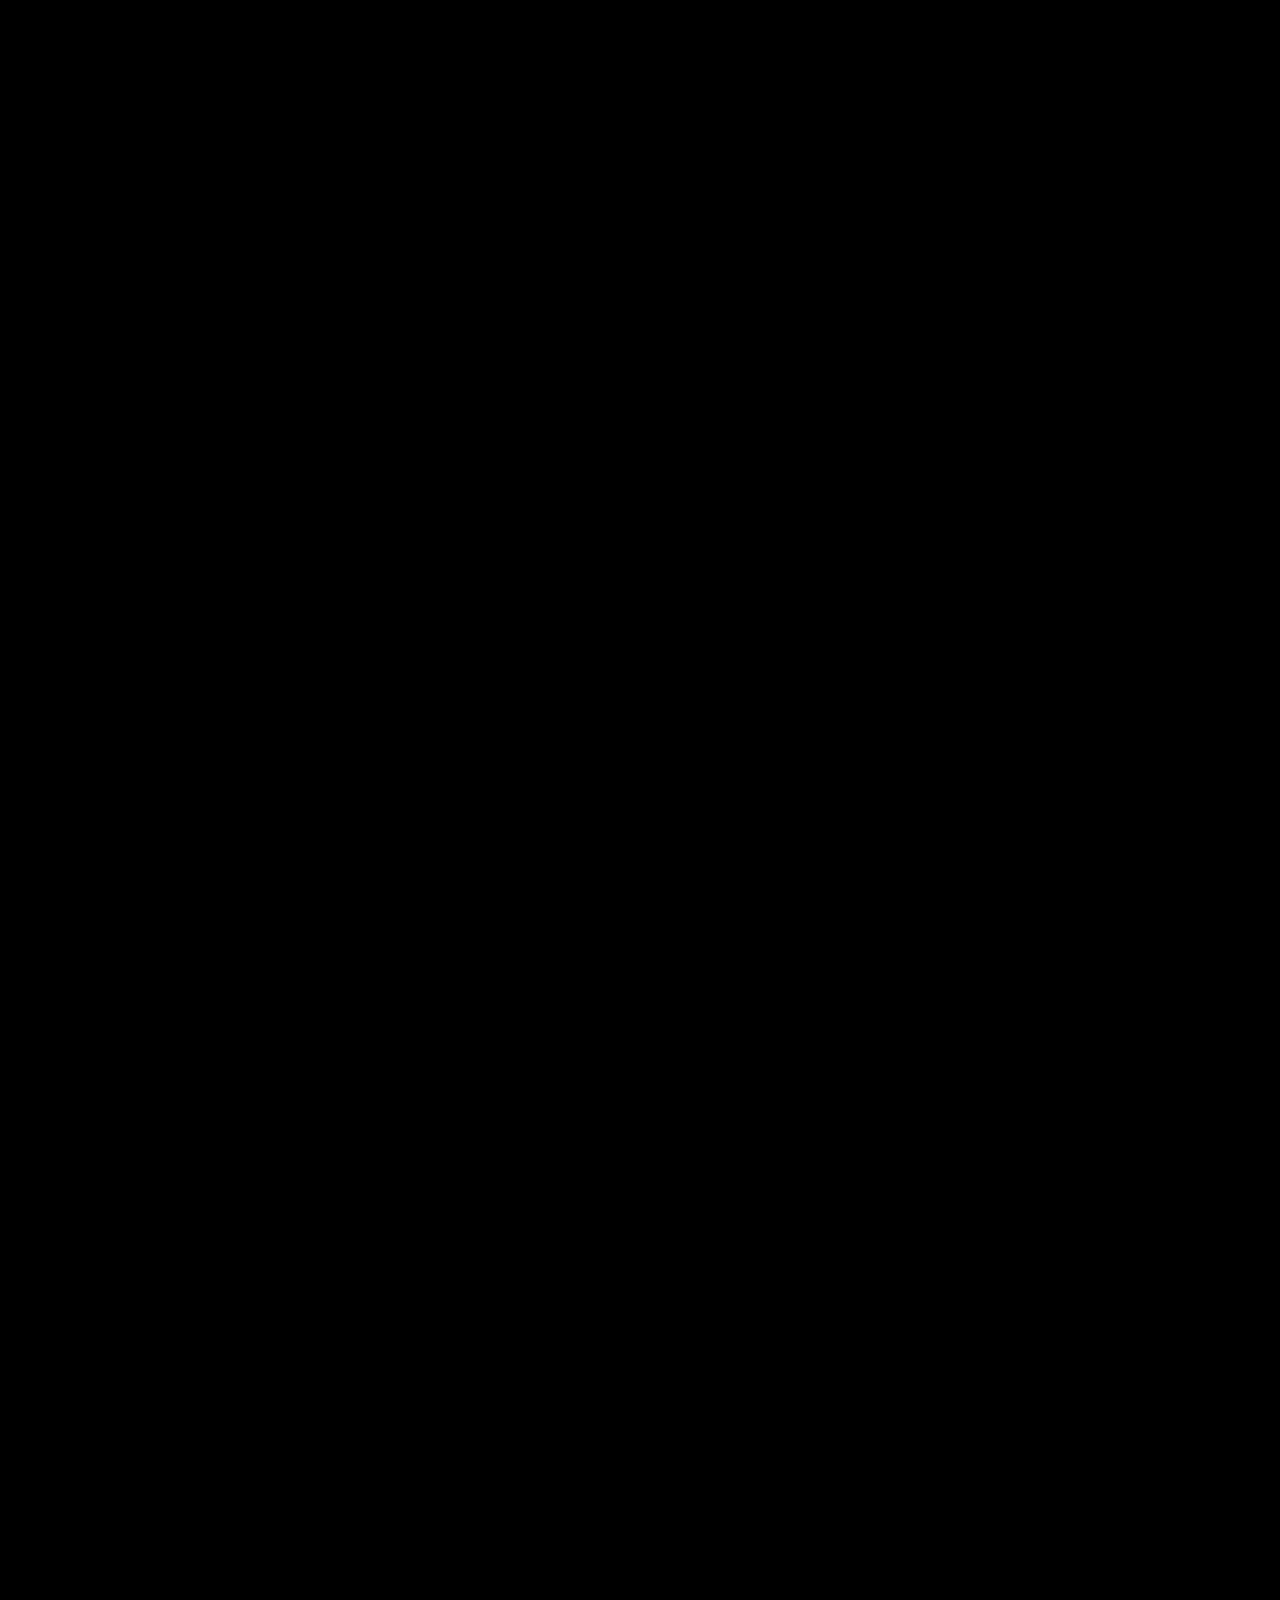
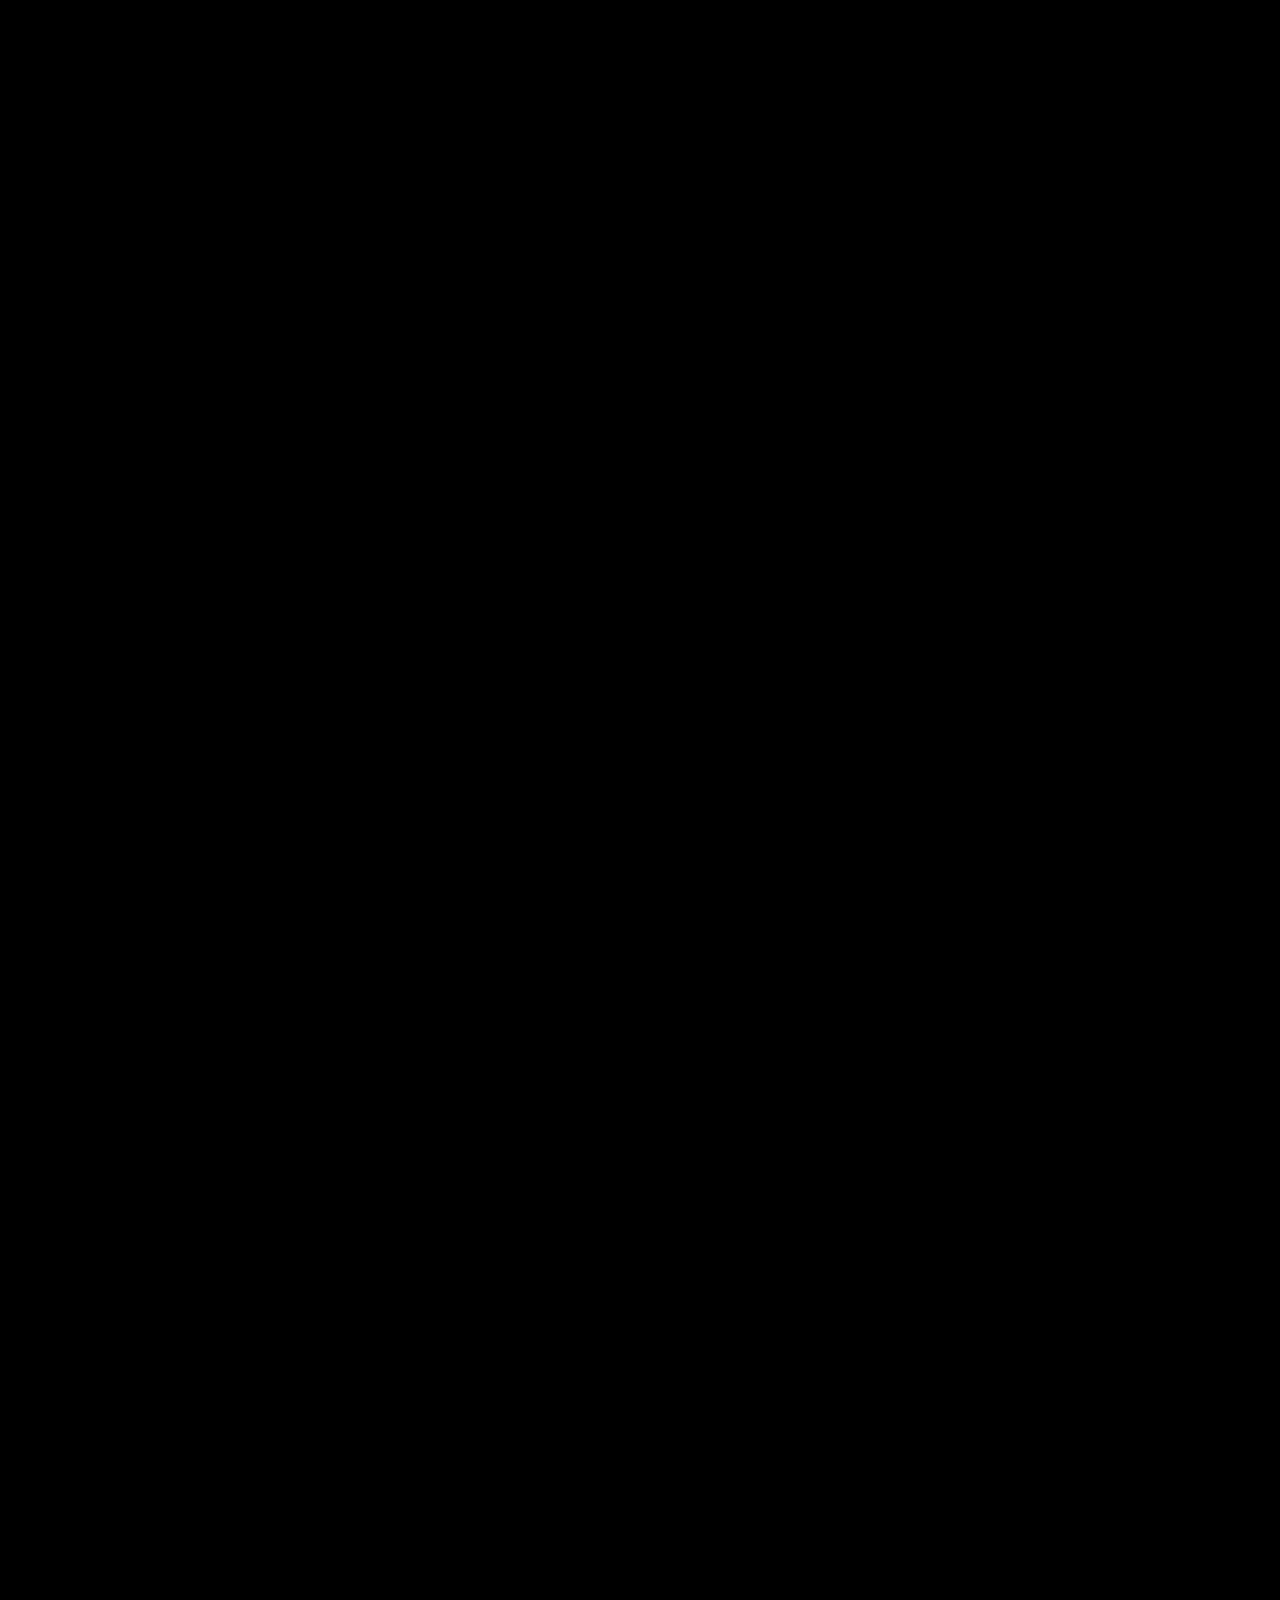
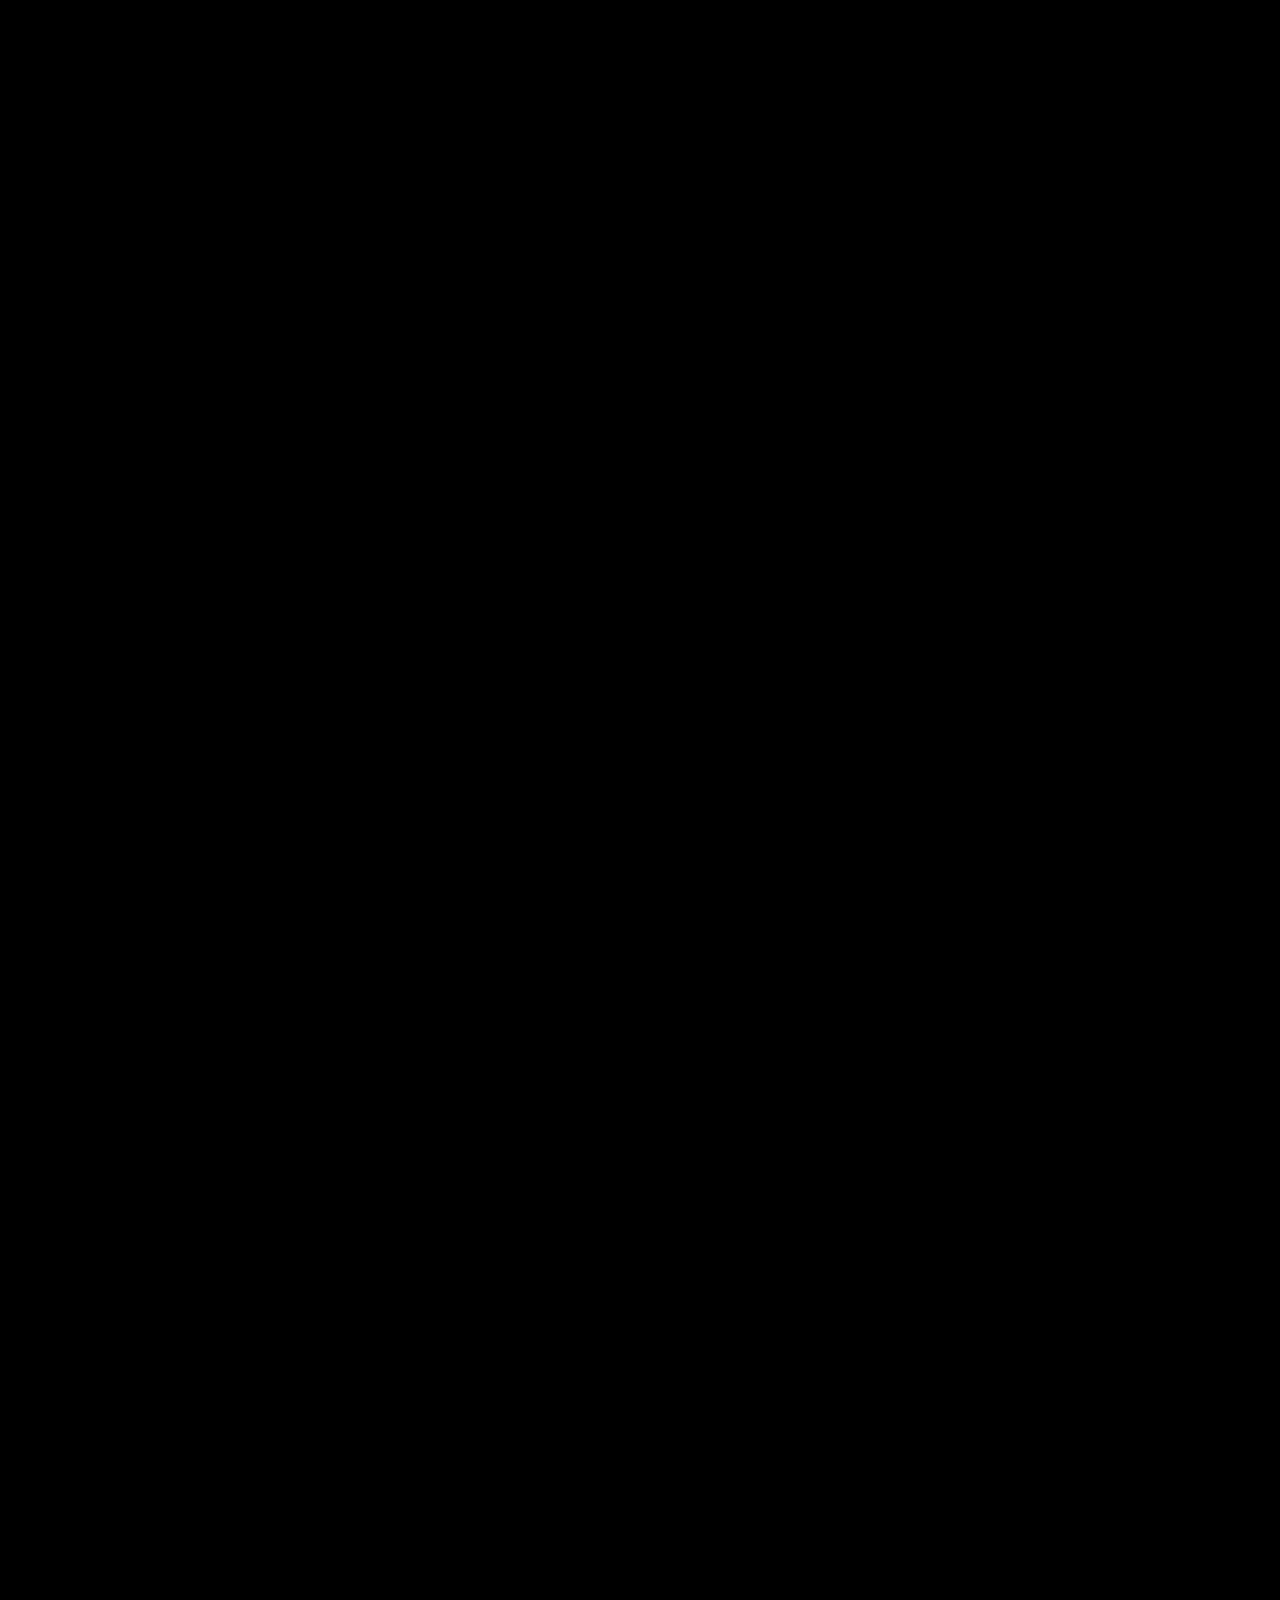
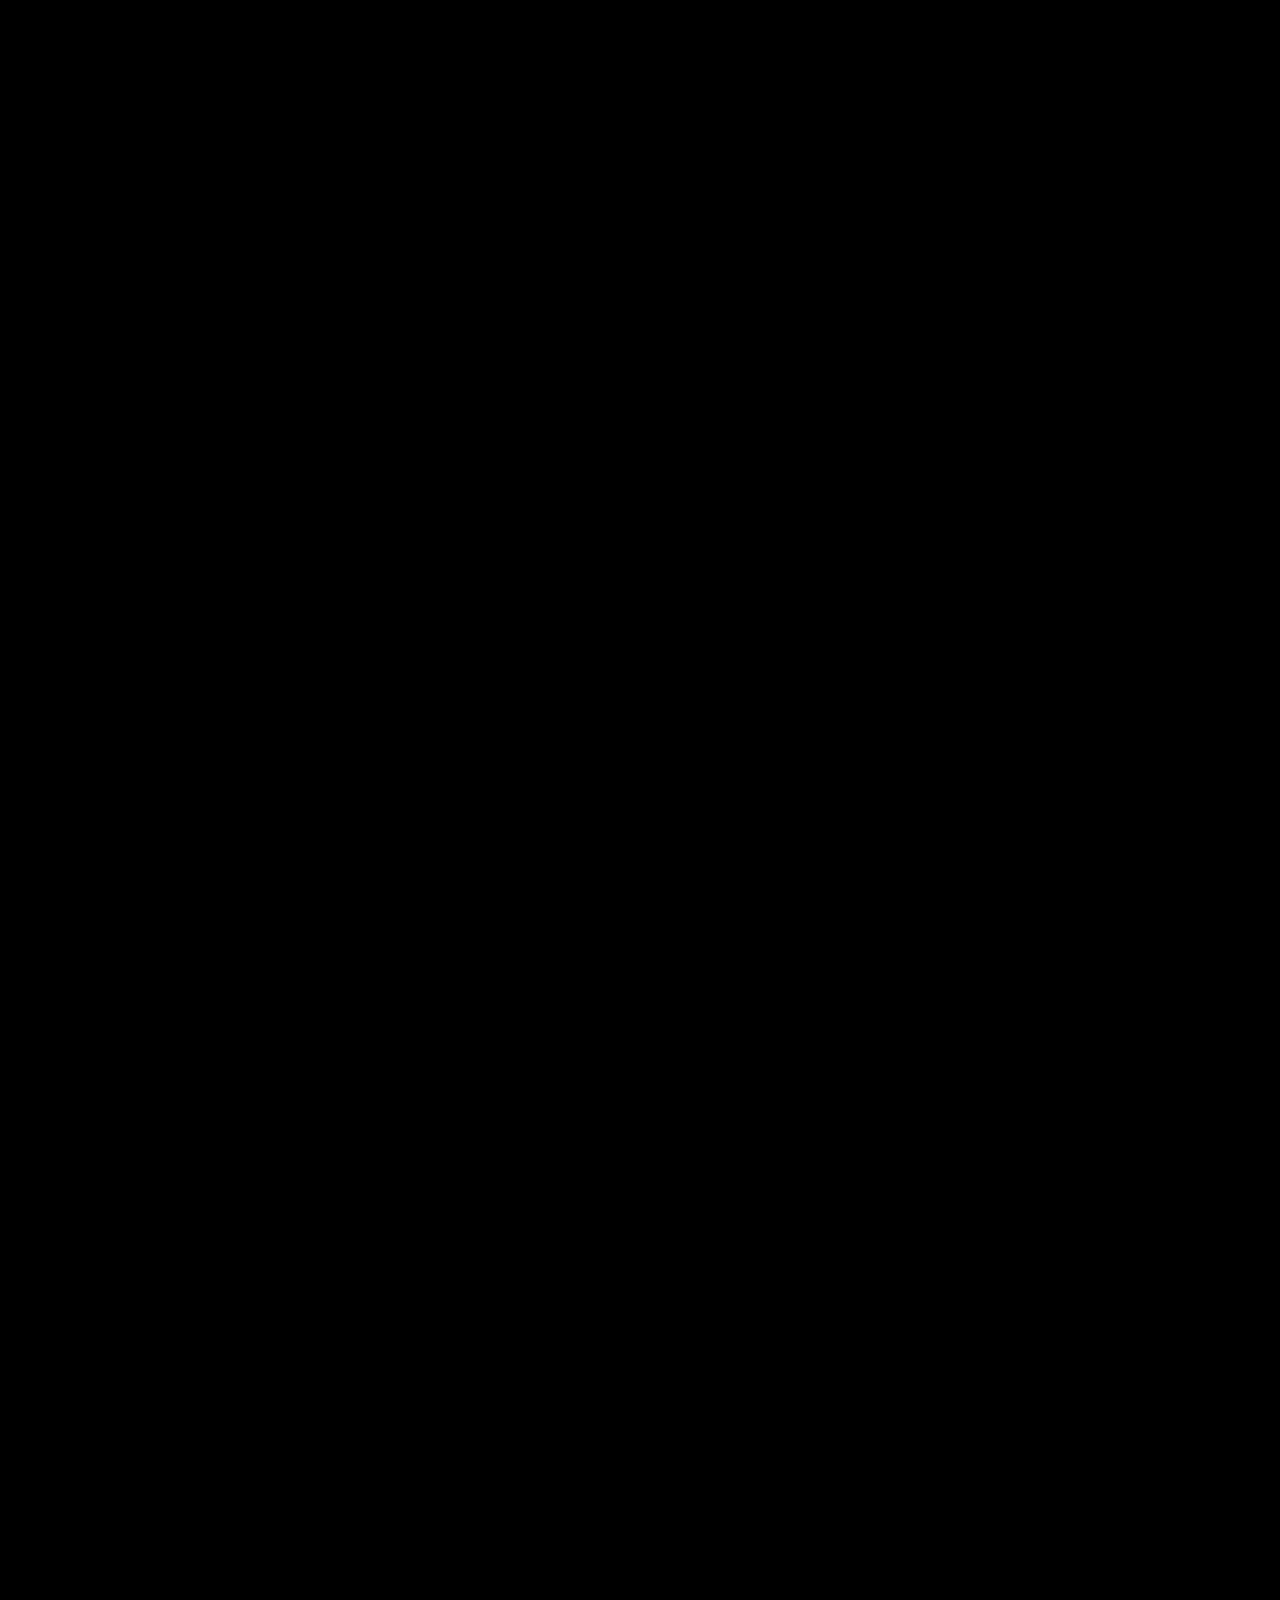
<file: motoquerica/erikinhaa/erikinha2.html>
<<<<<<< HEAD
<!DOCTYPE html>
<html lang="pt-BR">
<head>
<meta charset="UTF-8">
<meta name="viewport" content="width=device-width, initial-scale=1.0">
<title>💙 Nossa Jornada</title>

<link href="https://fonts.googleapis.com/css2?family=Poppins:wght@300;400;600&display=swap" rel="stylesheet">

<style>
*{margin:0;padding:0;box-sizing:border-box}

body{
  font-family:'Poppins',sans-serif;
  background:#000;
  color:#fff;
  overflow-x:hidden;
}

.section{
  height:100vh;
  display:flex;
  align-items:center;
  justify-content:center;
  text-align:center;
  padding:20px;
}

.fade{
  opacity:0;
  transform:translateY(40px);
  transition:all 1.2s ease;
}

.fade.show{
  opacity:1;
  transform:translateY(0);
}

.title{
  font-size:32px;
  margin-bottom:20px;
}

.text{
  font-size:20px;
  max-width:700px;
  line-height:1.6;
}

.highlight{
  color:#38bdf8;
  font-weight:600;
}

.big{
  font-size:40px;
}

</style>
</head>

<body>

<div class="section">
  <div class="fade">
    <div class="title big">19 de Março</div>
    <div class="text">12:20... tudo começou.</div>
  </div>
</div>

<div class="section">
  <div class="fade">
    <div class="text">Um dia de coragem.<br>Um começo importante.</div>
  </div>
</div>

<div class="section">
  <div class="fade">
    <div class="text">Os primeiros dias não foram fáceis...<br>Nariz entupido, desconforto...</div>
  </div>
</div>

<div class="section">
  <div class="fade">
    <div class="text">Mas teve uma coisa que ajudou bastante 😄<br><span class="highlight">Muito sorvete 🍦</span></div>
  </div>
</div>

<div class="section">
  <div class="fade">
    <div class="text">E então veio ela...<br>A fase da voz fanha 😂</div>
  </div>
</div>

<div class="section">
  <div class="fade">
    <div class="text">Hoje aconteceu algo inesquecível...</div>
  </div>
</div>

<div class="section">
  <div class="fade">
    <div class="text big">"benina" 🥹💙</div>
  </div>
</div>

<div class="section">
  <div class="fade">
    <div class="text">Uma mistura de recuperação...<br>com momentos que só a gente entende.</div>
  </div>
</div>

<div class="section">
  <div class="fade">
    <div class="text">E isso tudo...</div>
  </div>
</div>

<div class="section">
  <div class="fade">
    <div class="text big">Ainda é só o começo 💙</div>
  </div>
</div>

<script>
const faders = document.querySelectorAll('.fade');

const observer = new IntersectionObserver(entries => {
  entries.forEach(entry => {
    if(entry.isIntersecting){
      entry.target.classList.add('show');
    }
  });
}, { threshold: 0.4 });

faders.forEach(el => observer.observe(el));
</script>

</body>
=======
<!DOCTYPE html>
<html lang="pt-BR">
<head>
<meta charset="UTF-8">
<meta name="viewport" content="width=device-width, initial-scale=1.0">
<title>💙 Nossa Jornada</title>

<link href="https://fonts.googleapis.com/css2?family=Poppins:wght@300;400;600&display=swap" rel="stylesheet">

<style>
*{margin:0;padding:0;box-sizing:border-box}

body{
  font-family:'Poppins',sans-serif;
  background:#000;
  color:#fff;
  overflow-x:hidden;
}

.section{
  height:100vh;
  display:flex;
  align-items:center;
  justify-content:center;
  text-align:center;
  padding:20px;
}

.fade{
  opacity:0;
  transform:translateY(40px);
  transition:all 1.2s ease;
}

.fade.show{
  opacity:1;
  transform:translateY(0);
}

.title{
  font-size:32px;
  margin-bottom:20px;
}

.text{
  font-size:20px;
  max-width:700px;
  line-height:1.6;
}

.highlight{
  color:#38bdf8;
  font-weight:600;
}

.big{
  font-size:40px;
}

</style>
</head>

<body>

<div class="section">
  <div class="fade">
    <div class="title big">19 de Março</div>
    <div class="text">12:20... tudo começou.</div>
  </div>
</div>

<div class="section">
  <div class="fade">
    <div class="text">Um dia de coragem.<br>Um começo importante.</div>
  </div>
</div>

<div class="section">
  <div class="fade">
    <div class="text">Os primeiros dias não foram fáceis...<br>Nariz entupido, desconforto...</div>
  </div>
</div>

<div class="section">
  <div class="fade">
    <div class="text">Mas teve uma coisa que ajudou bastante 😄<br><span class="highlight">Muito sorvete 🍦</span></div>
  </div>
</div>

<div class="section">
  <div class="fade">
    <div class="text">E então veio ela...<br>A fase da voz fanha 😂</div>
  </div>
</div>

<div class="section">
  <div class="fade">
    <div class="text">Hoje aconteceu algo inesquecível...</div>
  </div>
</div>

<div class="section">
  <div class="fade">
    <div class="text big">"benina" 🥹💙</div>
  </div>
</div>

<div class="section">
  <div class="fade">
    <div class="text">Uma mistura de recuperação...<br>com momentos que só a gente entende.</div>
  </div>
</div>

<div class="section">
  <div class="fade">
    <div class="text">E isso tudo...</div>
  </div>
</div>

<div class="section">
  <div class="fade">
    <div class="text big">Ainda é só o começo 💙</div>
  </div>
</div>

<script>
const faders = document.querySelectorAll('.fade');

const observer = new IntersectionObserver(entries => {
  entries.forEach(entry => {
    if(entry.isIntersecting){
      entry.target.classList.add('show');
    }
  });
}, { threshold: 0.4 });

faders.forEach(el => observer.observe(el));
</script>

</body>
>>>>>>> 8ac68c1 (consertando alguns bugs)
</html>
</file>
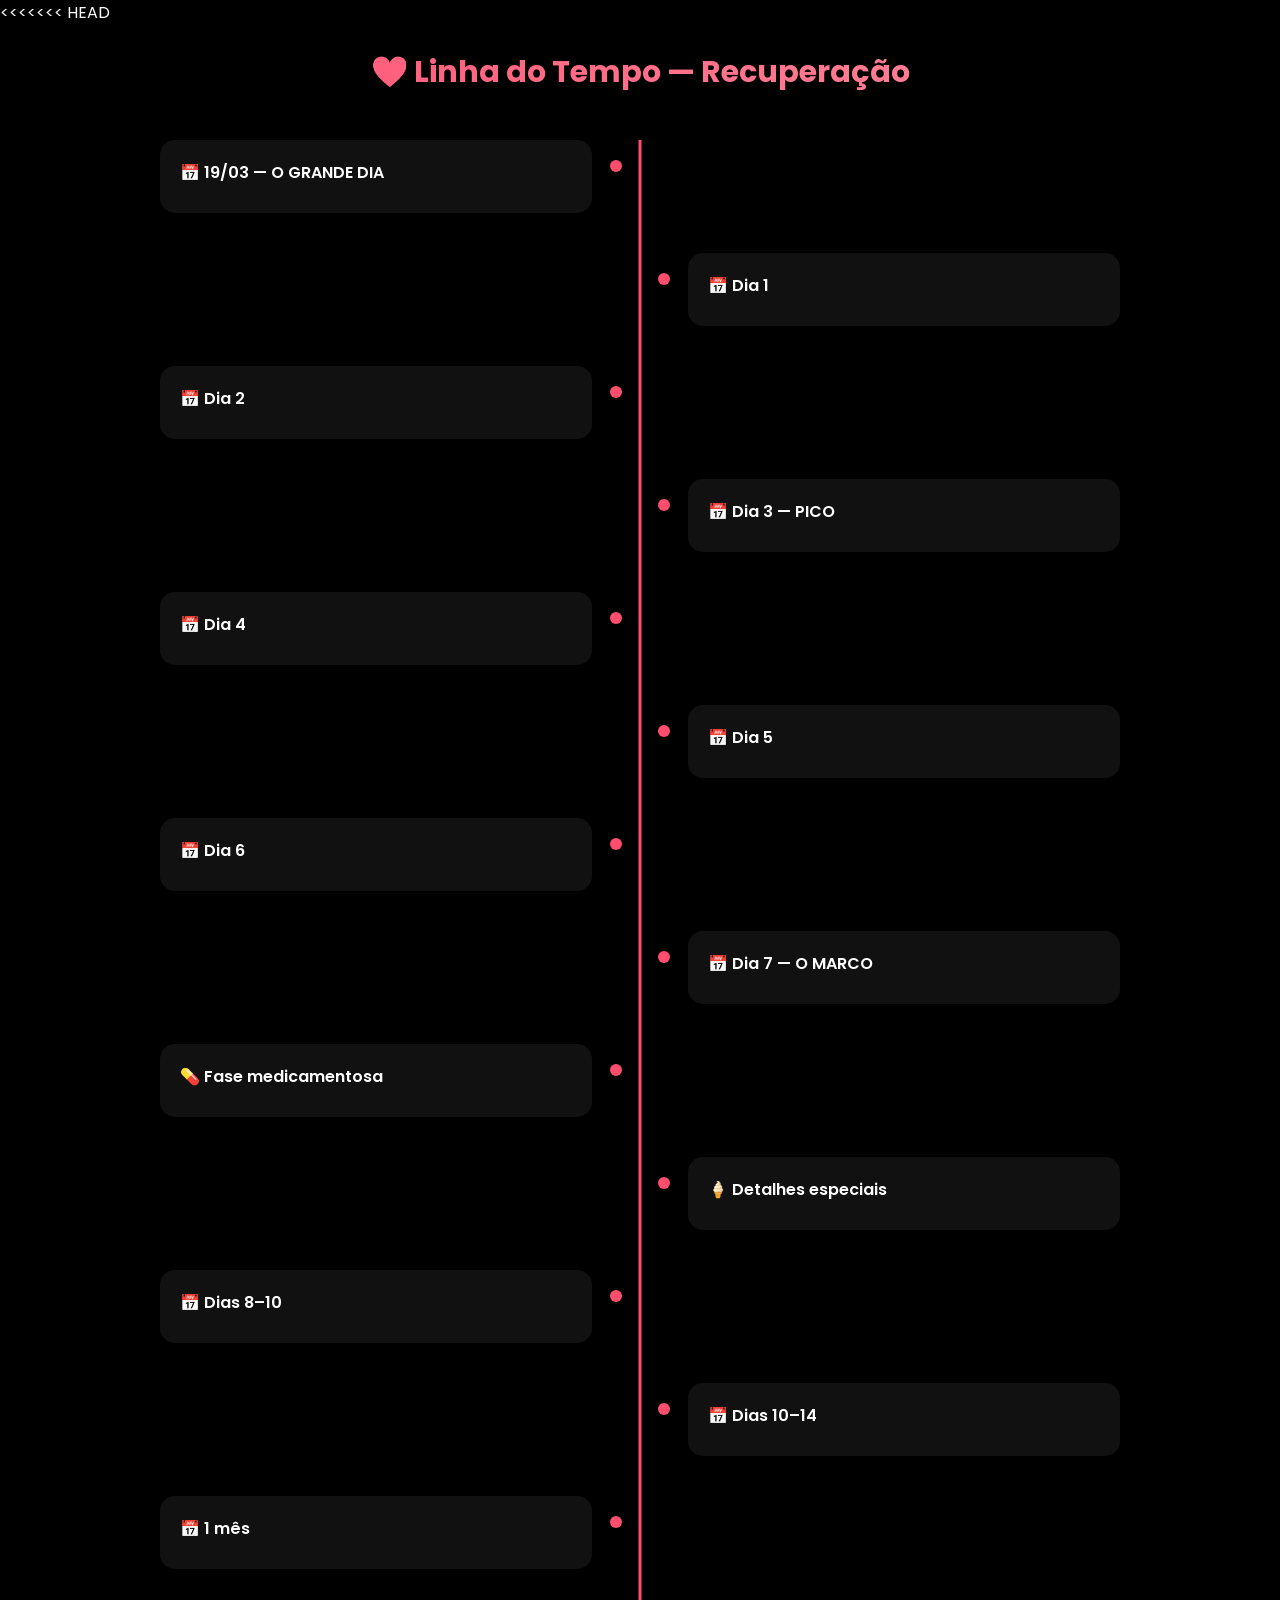
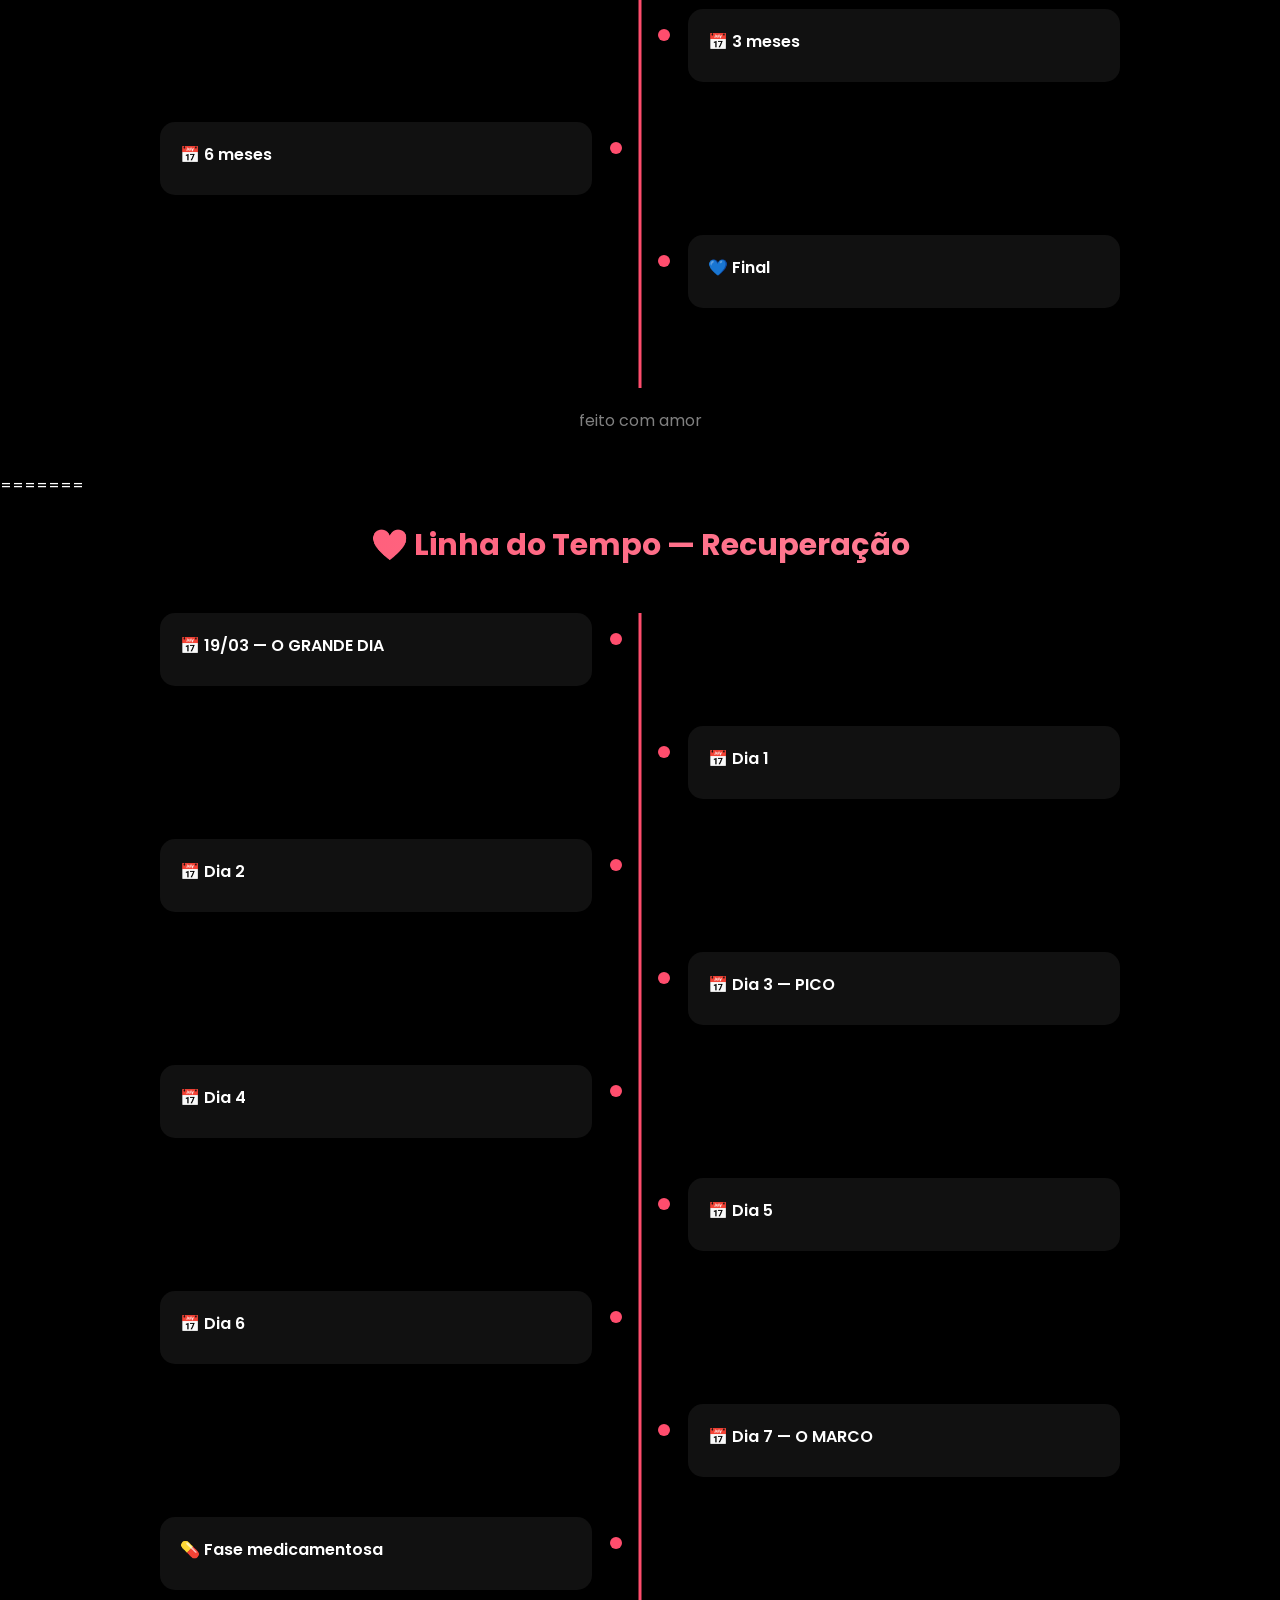
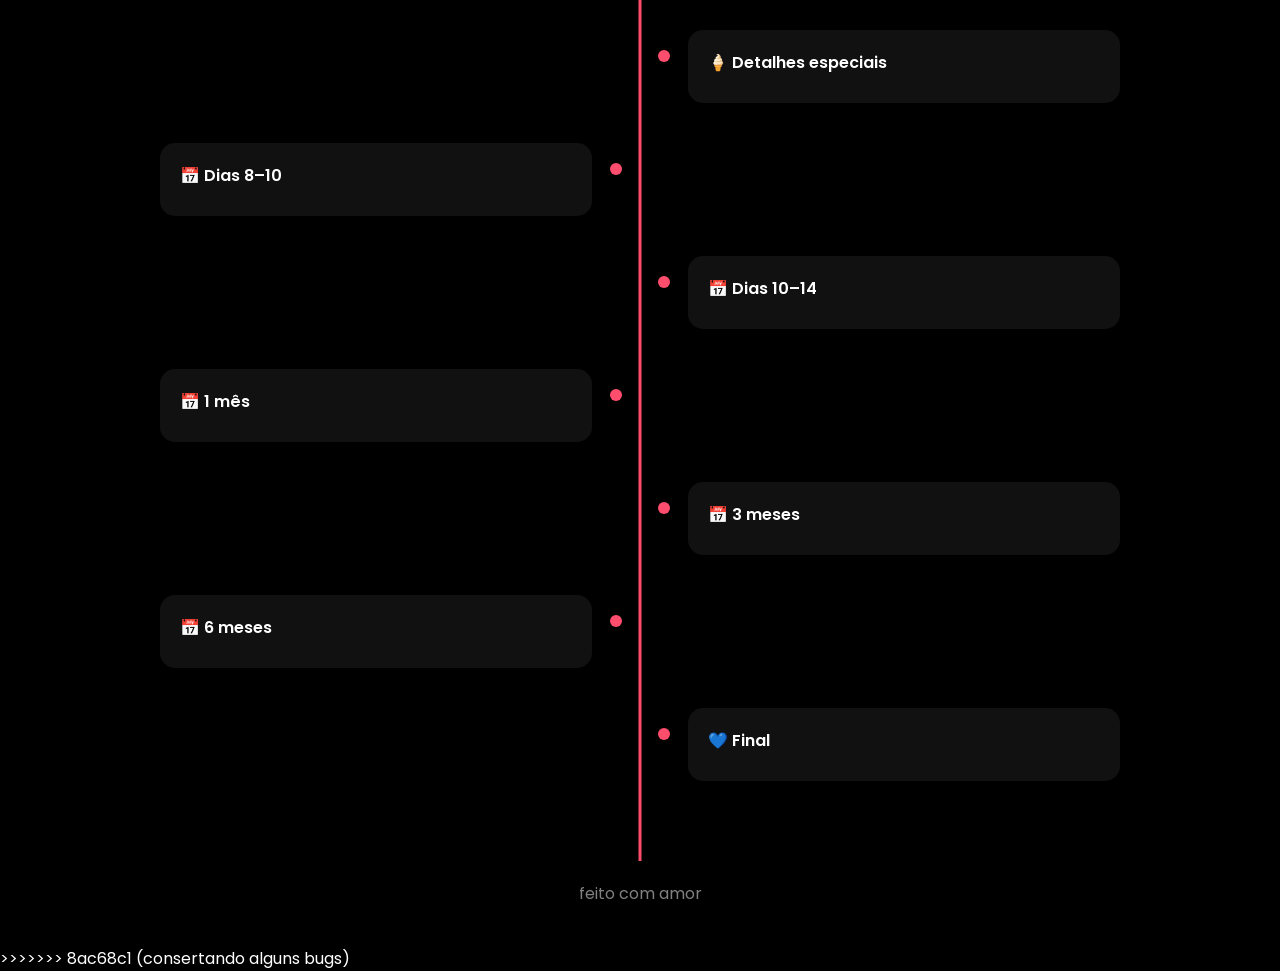
<file: motoquerica/erikinhaa/erikinha3.html>
<<<<<<< HEAD
<!DOCTYPE html>
<html lang="pt-BR">
<head>
<meta charset="UTF-8">
<meta name="viewport" content="width=device-width, initial-scale=1.0">
<title>💙 Linha do Tempo — Erikinha</title>
<link href="https://fonts.googleapis.com/css2?family=Poppins:wght@300;400;600&display=swap" rel="stylesheet">

<style>
*{margin:0;padding:0;box-sizing:border-box}
body{font-family:'Poppins',sans-serif;background:#000;color:#fff;overflow-x:hidden}

.heart{position:fixed;bottom:-20px;color:#ff4d6d;animation:floatUp linear forwards;opacity:.4}
@keyframes floatUp{to{transform:translateY(-110vh);opacity:0}}

h1{text-align:center;padding:25px;font-size:30px;background:linear-gradient(90deg,#ff4d6d,#ff8fa3);-webkit-background-clip:text;-webkit-text-fill-color:transparent}

.timeline{position:relative;max-width:1000px;margin:auto;padding:20px}
.timeline::before{content:'';position:absolute;left:50%;width:3px;height:100%;background:#ff4d6d;transform:translateX(-50%)}

.card{position:relative;width:45%;padding:20px;background:#111;border-radius:15px;margin-bottom:40px;cursor:pointer;transition:.4s}
.card:hover{transform:scale(1.03)}
.card.active{transform:scale(1.06);box-shadow:0 0 30px rgba(255,77,109,.6)}

.left{left:0}
.right{left:55%}

.dot{position:absolute;top:20px;width:12px;height:12px;background:#ff4d6d;border-radius:50%}
.left .dot{right:-30px}
.right .dot{left:-30px}

.title{font-weight:600;margin-bottom:8px}
.subtitle{font-size:12px;opacity:.6;margin-bottom:8px}

.content{max-height:0;overflow:hidden;transition:max-height .6s ease;line-height:1.6}
.card.active .content{max-height:1000px;margin-top:10px}

.footer{text-align:center;margin:40px;opacity:.5}
</style>
</head>

<body>

<h1>💙 Linha do Tempo — Recuperação</h1>

<div class="timeline">

<!-- ================= INÍCIO ================= -->

<div class="card left">
<div class="dot"></div>
<div class="title">📅 19/03 — O GRANDE DIA</div>
<div class="content">
🕛 12:20 — Fim da cirurgia<br><br>
• Correção do desvio de septo<br>
• Início de uma nova fase
• Corpo sob anestesia<br><br>
💭 Aqui começou a mudança que ela precisava
</div>
</div>

<div class="card right">
<div class="dot"></div>
<div class="title">📅 Dia 1</div>
<div class="content">
😴 Muito sono e cansaço<br>
🤕 Dor controlada<br>
🤧 Nariz entupido<br>
🩸 Possível sangramento<br><br>
💭 O corpo entendendo o que aconteceu
</div>
</div>

<div class="card left">
<div class="dot"></div>
<div class="title">📅 Dia 2</div>
<div class="content">
😖 Dor aumentando<br>
😬 Dentes doloridos<br>
🤕 Rosto pesado<br>
🤧 Obstrução total<br><br>
💭 O início do verdadeiro desafio
</div>
</div>

<div class="card right">
<div class="dot"></div>
<div class="title">📅 Dia 3 — PICO</div>
<div class="content">
🔺 Inchaço máximo<br>
😣 Pressão forte<br>
🤧 Nariz fechado<br>
🔥 Ardência<br><br>
💭 O dia mais difícil — e ela enfrentou
</div>
</div>

<div class="card left">
<div class="dot"></div>
<div class="title">📅 Dia 4</div>
<div class="content">
📉 Dor diminuindo<br>
🔥 Ardência<br>
🧱 Casquinhas<br>
🧠 Recuperação ativa<br><br>
💭 O pior começa a ficar pra trás
</div>
</div>

<div class="card right">
<div class="dot"></div>
<div class="title">📅 Dia 5</div>
<div class="content">
😌 Menos dor<br>
🤧 Entupimento diferente<br>
🧱 Casquinhas soltando<br>
🚶‍♀️ Voltando às atividades<br><br>
💭 Retomando o controle
</div>
</div>

<div class="card left">
<div class="dot"></div>
<div class="title">📅 Dia 6</div>
<div class="content">
🌬️ Respiração melhorando<br>
🔄 Abre e fecha<br>
😌 Mais conforto<br><br>
😂 "menina" virou <b>"benina"</b>
</div>
</div>

<div class="card right">
<div class="dot"></div>
<div class="title">📅 Dia 7 — O MARCO</div>
<div class="content">
🧑‍⚕️ Consulta médica<br>
💨 Limpeza interna<br>
🌬️ Grande melhora<br><br>
💭 O dia que tudo começa a fluir
</div>
</div>

<!-- ================= FASE MEDICAMENTOSA ================= -->

<div class="card left">
<div class="dot"></div>
<div class="title">💊 Fase medicamentosa</div>
<div class="content">
Uso de Predsim (prednisolona)<br>
Controle do inchaço<br><br>
Depois o corpo assume naturalmente<br><br>
💭 Da química para a força do corpo
</div>
</div>

<!-- ================= DETALHES HUMANOS ================= -->

<div class="card right">
<div class="dot"></div>
<div class="title">🍦 Detalhes especiais</div>
<div class="content">
🍦 Muito sorvete 😂<br>
🤕 Dor no pescoço<br>
💧 Lavagens nasais<br>
🛌 Noites difíceis<br>
🤝 Seu cuidado presente<br><br>
💭 Ela não passou sozinha
</div>
</div>

<!-- ================= EVOLUÇÃO ================= -->

<div class="card left">
<div class="dot"></div>
<div class="title">📅 Dias 8–10</div>
<div class="content">
🌬️ Respiração melhora<br>
🧱 Casquinhas saindo<br>
😌 Mais conforto<br><br>
💭 Respirar começa a ficar fácil
</div>
</div>

<div class="card right">
<div class="dot"></div>
<div class="title">📅 Dias 10–14</div>
<div class="content">
🤧 Nariz sensível<br>
🌬️ Respiração funcional<br>
😴 Sono melhor<br><br>
💭 Resultado começando
</div>
</div>

<div class="card left">
<div class="dot"></div>
<div class="title">📅 1 mês</div>
<div class="content">
🌬️ Respiração boa<br>
😴 Sono melhor<br>
🧱 Poucas crostas<br><br>
💭 Já não lembra como era antes
</div>
</div>

<div class="card right">
<div class="dot"></div>
<div class="title">📅 3 meses</div>
<div class="content">
🟢 Quase final<br>
🌬️ Estável<br>
😌 Normalidade total<br><br>
💭 Corpo funcionando como deveria
</div>
</div>

<div class="card left">
<div class="dot"></div>
<div class="title">📅 6 meses</div>
<div class="content">
🏁 Recuperação completa<br>
🌬️ Respiração perfeita<br>
😌 Conforto total<br><br>
💭 Ela venceu essa fase
</div>
</div>

<!-- ================= FINAL ================= -->

<div class="card right">
<div class="dot"></div>
<div class="title">💙 Final</div>
<div class="content">
Cada dia difícil foi um passo.<br><br>
Do desafio... para a liberdade.<br><br>
Liberdade de respirar melhor,<br>
de dormir melhor,<br>
de viver melhor 💙
</div>
</div>

</div>

<div class="footer">feito com amor</div>

<script>
const cards=document.querySelectorAll('.card');

cards.forEach(card=>{
  card.addEventListener('click',()=>{
    card.classList.toggle('active');
    for(let i=0;i<6;i++) createHeart();
  })
})

function createHeart(){
  const h=document.createElement('div');
  h.className='heart';
  h.innerText='❤️';
  h.style.left=Math.random()*100+'vw';
  h.style.fontSize=(10+Math.random()*20)+'px';
  h.style.animationDuration=(4+Math.random()*4)+'s';
  document.body.appendChild(h);
  setTimeout(()=>h.remove(),8000);
}

setInterval(createHeart,300);
</script>

</body>
</html>
=======
<!DOCTYPE html>
<html lang="pt-BR">
<head>
<meta charset="UTF-8">
<meta name="viewport" content="width=device-width, initial-scale=1.0">
<title>💙 Linha do Tempo — Erikinha</title>
<link href="https://fonts.googleapis.com/css2?family=Poppins:wght@300;400;600&display=swap" rel="stylesheet">

<style>
*{margin:0;padding:0;box-sizing:border-box}
body{font-family:'Poppins',sans-serif;background:#000;color:#fff;overflow-x:hidden}

.heart{position:fixed;bottom:-20px;color:#ff4d6d;animation:floatUp linear forwards;opacity:.4}
@keyframes floatUp{to{transform:translateY(-110vh);opacity:0}}

h1{text-align:center;padding:25px;font-size:30px;background:linear-gradient(90deg,#ff4d6d,#ff8fa3);-webkit-background-clip:text;-webkit-text-fill-color:transparent}

.timeline{position:relative;max-width:1000px;margin:auto;padding:20px}
.timeline::before{content:'';position:absolute;left:50%;width:3px;height:100%;background:#ff4d6d;transform:translateX(-50%)}

.card{position:relative;width:45%;padding:20px;background:#111;border-radius:15px;margin-bottom:40px;cursor:pointer;transition:.4s}
.card:hover{transform:scale(1.03)}
.card.active{transform:scale(1.06);box-shadow:0 0 30px rgba(255,77,109,.6)}

.left{left:0}
.right{left:55%}

.dot{position:absolute;top:20px;width:12px;height:12px;background:#ff4d6d;border-radius:50%}
.left .dot{right:-30px}
.right .dot{left:-30px}

.title{font-weight:600;margin-bottom:8px}
.subtitle{font-size:12px;opacity:.6;margin-bottom:8px}

.content{max-height:0;overflow:hidden;transition:max-height .6s ease;line-height:1.6}
.card.active .content{max-height:1000px;margin-top:10px}

.footer{text-align:center;margin:40px;opacity:.5}
</style>
</head>

<body>

<h1>💙 Linha do Tempo — Recuperação</h1>

<div class="timeline">

<!-- ================= INÍCIO ================= -->

<div class="card left">
<div class="dot"></div>
<div class="title">📅 19/03 — O GRANDE DIA</div>
<div class="content">
🕛 12:20 — Fim da cirurgia<br><br>
• Correção do desvio de septo<br>
• Início de uma nova fase
• Corpo sob anestesia<br><br>
💭 Aqui começou a mudança que ela precisava
</div>
</div>

<div class="card right">
<div class="dot"></div>
<div class="title">📅 Dia 1</div>
<div class="content">
😴 Muito sono e cansaço<br>
🤕 Dor controlada<br>
🤧 Nariz entupido<br>
🩸 Possível sangramento<br><br>
💭 O corpo entendendo o que aconteceu
</div>
</div>

<div class="card left">
<div class="dot"></div>
<div class="title">📅 Dia 2</div>
<div class="content">
😖 Dor aumentando<br>
😬 Dentes doloridos<br>
🤕 Rosto pesado<br>
🤧 Obstrução total<br><br>
💭 O início do verdadeiro desafio
</div>
</div>

<div class="card right">
<div class="dot"></div>
<div class="title">📅 Dia 3 — PICO</div>
<div class="content">
🔺 Inchaço máximo<br>
😣 Pressão forte<br>
🤧 Nariz fechado<br>
🔥 Ardência<br><br>
💭 O dia mais difícil — e ela enfrentou
</div>
</div>

<div class="card left">
<div class="dot"></div>
<div class="title">📅 Dia 4</div>
<div class="content">
📉 Dor diminuindo<br>
🔥 Ardência<br>
🧱 Casquinhas<br>
🧠 Recuperação ativa<br><br>
💭 O pior começa a ficar pra trás
</div>
</div>

<div class="card right">
<div class="dot"></div>
<div class="title">📅 Dia 5</div>
<div class="content">
😌 Menos dor<br>
🤧 Entupimento diferente<br>
🧱 Casquinhas soltando<br>
🚶‍♀️ Voltando às atividades<br><br>
💭 Retomando o controle
</div>
</div>

<div class="card left">
<div class="dot"></div>
<div class="title">📅 Dia 6</div>
<div class="content">
🌬️ Respiração melhorando<br>
🔄 Abre e fecha<br>
😌 Mais conforto<br><br>
😂 "menina" virou <b>"benina"</b>
</div>
</div>

<div class="card right">
<div class="dot"></div>
<div class="title">📅 Dia 7 — O MARCO</div>
<div class="content">
🧑‍⚕️ Consulta médica<br>
💨 Limpeza interna<br>
🌬️ Grande melhora<br><br>
💭 O dia que tudo começa a fluir
</div>
</div>

<!-- ================= FASE MEDICAMENTOSA ================= -->

<div class="card left">
<div class="dot"></div>
<div class="title">💊 Fase medicamentosa</div>
<div class="content">
Uso de Predsim (prednisolona)<br>
Controle do inchaço<br><br>
Depois o corpo assume naturalmente<br><br>
💭 Da química para a força do corpo
</div>
</div>

<!-- ================= DETALHES HUMANOS ================= -->

<div class="card right">
<div class="dot"></div>
<div class="title">🍦 Detalhes especiais</div>
<div class="content">
🍦 Muito sorvete 😂<br>
🤕 Dor no pescoço<br>
💧 Lavagens nasais<br>
🛌 Noites difíceis<br>
🤝 Seu cuidado presente<br><br>
💭 Ela não passou sozinha
</div>
</div>

<!-- ================= EVOLUÇÃO ================= -->

<div class="card left">
<div class="dot"></div>
<div class="title">📅 Dias 8–10</div>
<div class="content">
🌬️ Respiração melhora<br>
🧱 Casquinhas saindo<br>
😌 Mais conforto<br><br>
💭 Respirar começa a ficar fácil
</div>
</div>

<div class="card right">
<div class="dot"></div>
<div class="title">📅 Dias 10–14</div>
<div class="content">
🤧 Nariz sensível<br>
🌬️ Respiração funcional<br>
😴 Sono melhor<br><br>
💭 Resultado começando
</div>
</div>

<div class="card left">
<div class="dot"></div>
<div class="title">📅 1 mês</div>
<div class="content">
🌬️ Respiração boa<br>
😴 Sono melhor<br>
🧱 Poucas crostas<br><br>
💭 Já não lembra como era antes
</div>
</div>

<div class="card right">
<div class="dot"></div>
<div class="title">📅 3 meses</div>
<div class="content">
🟢 Quase final<br>
🌬️ Estável<br>
😌 Normalidade total<br><br>
💭 Corpo funcionando como deveria
</div>
</div>

<div class="card left">
<div class="dot"></div>
<div class="title">📅 6 meses</div>
<div class="content">
🏁 Recuperação completa<br>
🌬️ Respiração perfeita<br>
😌 Conforto total<br><br>
💭 Ela venceu essa fase
</div>
</div>

<!-- ================= FINAL ================= -->

<div class="card right">
<div class="dot"></div>
<div class="title">💙 Final</div>
<div class="content">
Cada dia difícil foi um passo.<br><br>
Do desafio... para a liberdade.<br><br>
Liberdade de respirar melhor,<br>
de dormir melhor,<br>
de viver melhor 💙
</div>
</div>

</div>

<div class="footer">feito com amor</div>

<script>
const cards=document.querySelectorAll('.card');

cards.forEach(card=>{
  card.addEventListener('click',()=>{
    card.classList.toggle('active');
    for(let i=0;i<6;i++) createHeart();
  })
})

function createHeart(){
  const h=document.createElement('div');
  h.className='heart';
  h.innerText='❤️';
  h.style.left=Math.random()*100+'vw';
  h.style.fontSize=(10+Math.random()*20)+'px';
  h.style.animationDuration=(4+Math.random()*4)+'s';
  document.body.appendChild(h);
  setTimeout(()=>h.remove(),8000);
}

setInterval(createHeart,300);
</script>

</body>
</html>
>>>>>>> 8ac68c1 (consertando alguns bugs)
</file>
<file: components/variables.css>
/* ====================================================== */
/* PALETA PREMIUM CLARA DO VRUMLAB                        */
/* ====================================================== */

:root {
  /* ==================================================== */
  /* FUNDOS                                                */
  /* ==================================================== */

  --bg: #f7f8fa;
  --bg-soft: #eef1f5;
  --bg-card: rgba(255,255,255,0.82);
  --bg-dark: #24313d;

  /* ==================================================== */
  /* TEXTO                                                 */
  /* ==================================================== */

  --text: #1d2731;
  --text-soft: #66717d;
  --text-light: #8b95a1;

  /* ==================================================== */
  /* CORES PRINCIPAIS                                      */
  /* ==================================================== */

  --gold: #c6a96f;
  --gold-light: #dcc08b;
  --gold-dark: #9d7f46;
  --gold-soft: rgba(198,169,111,0.14);

  --petrol: #445c6d;
  --petrol-light: #5f7687;
  --petrol-dark: #2f4657;
  --petrol-soft: rgba(68,92,109,0.10);

  /* ==================================================== */
  /* BORDAS E SOMBRAS                                      */
  /* ==================================================== */

  --border: rgba(68,92,109,0.10);
  --border-strong: rgba(68,92,109,0.18);

  --shadow:
    0 14px 36px rgba(15,23,42,0.06),
    0 2px 10px rgba(15,23,42,0.04);

  --shadow-hover:
    0 22px 46px rgba(15,23,42,0.10),
    0 6px 16px rgba(15,23,42,0.05);

  /* ==================================================== */
  /* EFEITOS                                               */
  /* ==================================================== */

  --glass: rgba(255,255,255,0.68);
  --glass-strong: rgba(255,255,255,0.82);

  --radius: 30px;
  --radius-small: 18px;
  --radius-large: 38px;
}
</file>
<file: components/background.css>
/* ====================================================== */
/* FUNDO CLARO PREMIUM DO VRUMLAB                         */
/* ====================================================== */

body {
  font-family: "Inter", sans-serif;
  color: var(--text);

  background:
    radial-gradient(
      circle at top right,
      rgba(68, 92, 109, 0.10),
      transparent 30%
    ),
    radial-gradient(
      circle at bottom left,
      rgba(196, 167, 106, 0.10),
      transparent 26%
    ),
    linear-gradient(
      180deg,
      #f7f8fa 0%,
      #eef1f5 100%
    );

  min-height: 100vh;
  line-height: 1.7;

  position: relative;
  overflow-x: hidden;
}

/* ====================================================== */
/* BRILHO SUPERIOR DIREITO                                */
/* ====================================================== */

body::before {
  content: "";

  position: fixed;
  top: -140px;
  right: -120px;

  width: 420px;
  height: 420px;

  border-radius: 50%;

  background: rgba(196, 167, 106, 0.12);
  filter: blur(90px);

  pointer-events: none;
  z-index: -2;
}

/* ====================================================== */
/* BRILHO INFERIOR ESQUERDO                               */
/* ====================================================== */

body::after {
  content: "";

  position: fixed;
  bottom: -160px;
  left: -120px;

  width: 460px;
  height: 460px;

  border-radius: 50%;

  background: rgba(68, 92, 109, 0.10);
  filter: blur(100px);

  pointer-events: none;
  z-index: -2;
}

/* ====================================================== */
/* TEXTURA SUTIL PREMIUM                                  */
/* ====================================================== */

html::before {
  content: "";

  position: fixed;
  inset: 0;

  background-image:
    linear-gradient(
      rgba(255,255,255,0.45) 1px,
      transparent 1px
    ),
    linear-gradient(
      90deg,
      rgba(255,255,255,0.45) 1px,
      transparent 1px
    );

  background-size: 36px 36px;

  opacity: 0.18;
  pointer-events: none;
  z-index: -3;
}
</file>
<file: components/layout.css>
/* ======================================================
   RESET GLOBAL (mais completo e consistente)
====================================================== */

*,
*::before,
*::after {
  box-sizing: border-box;
}

* {
  margin: 0;
  padding: 0;
}

html {
  scroll-behavior: smooth;
  -webkit-text-size-adjust: 100%;
}

body {
  min-height: 100vh;
  text-rendering: optimizeLegibility;
  -webkit-font-smoothing: antialiased;
}

img,
picture,
video,
canvas,
svg {
  display: block;
  max-width: 100%;
}

a {
  color: inherit;
  text-decoration: none;
}

button,
input,
select,
textarea {
  font: inherit;
}

/* ======================================================
   BODY
====================================================== */

body {
  color: var(--text);
  font-family: "Inter", sans-serif;
  line-height: 1.65;
  background: var(--bg, #f4f7fb);
}

/* ======================================================
   CONTAINERS (mais flexíveis e consistentes)
====================================================== */

.container,
.container-small,
.container-wide {
  margin: 0 auto;
  width: 100%;
  padding-inline: 20px;
}

.container {
  max-width: 1180px;
}

.container-small {
  max-width: 1000px;
}

.container-wide {
  max-width: 1320px;
}

/* ======================================================
   SEÇÕES (melhor hierarquia visual)
====================================================== */

section {
  position: relative;
  padding: clamp(80px, 10vw, 110px) 0;
}

/* Linha divisória suave */
section + section::before {
  content: "";
  position: absolute;
  top: 0;
  left: 50%;
  transform: translateX(-50%);

  width: min(1100px, calc(100% - 80px));
  height: 1px;

  background: linear-gradient(
    90deg,
    transparent,
    rgba(68,92,109,0.12),
    transparent
  );
}

/* ======================================================
   GRID SYSTEM (mais moderno)
====================================================== */

.grid-2,
.grid-3,
.grid-4 {
  display: grid;
  gap: 28px;
}

.grid-2 {
  grid-template-columns: repeat(2, minmax(0, 1fr));
}

.grid-3 {
  grid-template-columns: repeat(3, minmax(0, 1fr));
}

.grid-4 {
  grid-template-columns: repeat(4, minmax(0, 1fr));
}

/* ======================================================
   HEADER DE SEÇÃO (tipografia refinada)
====================================================== */

.section-header {
  max-width: 720px;
  margin: 0 auto 64px;
  text-align: center;
}

.section-header h2 {
  font-size: clamp(2.2rem, 4vw, 3.4rem);
  line-height: 1.1;
  letter-spacing: -0.035em;

  margin: 16px 0;

  color: var(--text);
}

.section-header p {
  color: var(--text-soft);
  font-size: 1.05rem;
  line-height: 1.75;
}

/* ======================================================
   TAGS (mais elegantes e consistentes)
====================================================== */

.section-tag,
.tag {
  display: inline-flex;
  align-items: center;
  gap: 8px;

  padding: 8px 14px;
  border-radius: 999px;

  background: rgba(255,255,255,0.75);
  border: 1px solid rgba(68,92,109,0.12);

  color: var(--petrol);

  backdrop-filter: blur(10px);

  box-shadow:
    0 6px 18px rgba(15,23,42,0.05),
    inset 0 1px 0 rgba(255,255,255,0.8);

  font-size: 0.75rem;
  font-weight: 700;
  letter-spacing: 0.08em;
  text-transform: uppercase;
}

/* ======================================================
   SUPERFÍCIES (base para cards/layouts)
====================================================== */

.surface {
  background: rgba(255,255,255,0.6);
  border: 1px solid rgba(68,92,109,0.08);
  border-radius: 28px;

  backdrop-filter: blur(16px);

  box-shadow:
    0 10px 26px rgba(15,23,42,0.05),
    inset 0 1px 0 rgba(255,255,255,0.9);
}

/* ======================================================
   RESPONSIVO (mais fluido)
====================================================== */

@media (max-width: 1024px) {
  .grid-4 {
    grid-template-columns: repeat(2, minmax(0, 1fr));
  }

  .grid-3 {
    grid-template-columns: repeat(2, minmax(0, 1fr));
  }
}

@media (max-width: 768px) {

  section {
    padding: 72px 0;
  }

  .grid-2,
  .grid-3,
  .grid-4 {
    grid-template-columns: 1fr;
    gap: 22px;
  }

  .section-header {
    margin-bottom: 40px;
  }

  .section-header h2 {
    font-size: 2rem;
  }

  .section-header p {
    font-size: 0.95rem;
  }

}
</file>
<file: components/buttons.css>
/* ====================================================== */
/* BOTÃO BASE                                             */
/* ====================================================== */

.btn {
  display: inline-flex;
  align-items: center;
  justify-content: center;
  gap: 10px;

  padding: 14px 22px;
  border-radius: 18px;

  border: 1px solid transparent;
  background: transparent;

  font-family: inherit;
  font-size: 0.96rem;
  font-weight: 600;
  letter-spacing: -0.01em;
  text-decoration: none;
  cursor: pointer;

  transition:
    transform 0.25s ease,
    background 0.25s ease,
    border-color 0.25s ease,
    color 0.25s ease,
    box-shadow 0.25s ease;

  position: relative;
  overflow: hidden;
}

/* brilho suave interno */
.btn::before {
  content: "";

  position: absolute;
  inset: 0;

  background: linear-gradient(
    180deg,
    rgba(255,255,255,0.18),
    rgba(255,255,255,0)
  );

  opacity: 0;
  transition: opacity 0.25s ease;
}

.btn:hover {
  transform: translateY(-2px);
}

.btn:hover::before {
  opacity: 1;
}

.btn:active {
  transform: translateY(0);
}

/* ====================================================== */
/* BOTÃO PRINCIPAL                                        */
/* ====================================================== */

.btn-principal {
  color: #ffffff;

  background: linear-gradient(
    135deg,
    #2f4657,
    #445c6d
  );

  border-color: rgba(68,92,109,0.12);

  box-shadow:
    0 10px 24px rgba(68,92,109,0.18),
    inset 0 1px 0 rgba(255,255,255,0.18);
}

.btn-principal:hover {
  background: linear-gradient(
    135deg,
    #3a5365,
    #516d80
  );

  box-shadow:
    0 16px 34px rgba(68,92,109,0.24),
    inset 0 1px 0 rgba(255,255,255,0.2);
}

/* ====================================================== */
/* BOTÃO SECUNDÁRIO                                       */
/* ====================================================== */

.btn-secundario {
  color: var(--text);

  background: rgba(255,255,255,0.72);
  border-color: rgba(68,92,109,0.10);

  backdrop-filter: blur(16px);

  box-shadow:
    0 8px 22px rgba(15,23,42,0.06),
    inset 0 1px 0 rgba(255,255,255,0.75);
}

.btn-secundario:hover {
  background: rgba(255,255,255,0.92);
  border-color: rgba(68,92,109,0.18);
  color: var(--petrol);

  box-shadow:
    0 14px 28px rgba(15,23,42,0.10);
}

/* ====================================================== */
/* BOTÃO OUTLINE                                          */
/* ====================================================== */

.btn-outline {
  color: var(--petrol);

  background: rgba(255,255,255,0.4);
  border-color: rgba(68,92,109,0.16);
}

.btn-outline:hover {
  background: rgba(68,92,109,0.08);
  border-color: rgba(68,92,109,0.24);
  color: #2f4657;
}

/* ====================================================== */
/* BOTÃO DOURADO PREMIUM                                  */
/* ====================================================== */

.btn-gold {
  color: #3a2a10;

  background: linear-gradient(
    135deg,
    #e2d0a4,
    #c9ae74
  );

  border-color: rgba(196,167,106,0.18);

  box-shadow:
    0 12px 28px rgba(196,167,106,0.18),
    inset 0 1px 0 rgba(255,255,255,0.45);
}

.btn-gold:hover {
  background: linear-gradient(
    135deg,
    #ead9b0,
    #d3b77f
  );

  box-shadow:
    0 18px 36px rgba(196,167,106,0.24);
}

/* ====================================================== */
/* BOTÃO PEQUENO                                          */
/* ====================================================== */

.btn-small {
  padding: 10px 16px;
  border-radius: 14px;
  font-size: 0.88rem;
}

/* ====================================================== */
/* BOTÃO GRANDE                                           */
/* ====================================================== */

.btn-large {
  padding: 18px 30px;
  border-radius: 20px;
  font-size: 1rem;
}

/* ====================================================== */
/* BOTÃO DE VOLTAR                                        */
/* ====================================================== */

.btn-voltar {
  display: inline-flex;
  align-items: center;
  gap: 8px;

  margin: 32px 0 24px;

  padding: 12px 18px;
  border-radius: 16px;

  text-decoration: none;
  font-weight: 600;

  color: var(--petrol);

  background: rgba(255,255,255,0.72);
  border: 1px solid rgba(68,92,109,0.10);

  box-shadow:
    0 8px 20px rgba(15,23,42,0.05),
    inset 0 1px 0 rgba(255,255,255,0.75);

  transition: all 0.25s ease;
}

.btn-voltar:hover {
  transform: translateY(-2px);

  background: rgba(255,255,255,0.95);
  border-color: rgba(68,92,109,0.18);

  color: #2f4657;

  box-shadow:
    0 14px 28px rgba(15,23,42,0.10);
}

/* ====================================================== */
/* RESPONSIVO                                             */
/* ====================================================== */

@media (max-width: 768px) {
  .btn,
  .btn-large {
    width: 100%;
  }
}
</file>
<file: components/cards.css>
/* ====================================================== */
/* CARD BASE PREMIUM CLARO                                */
/* ====================================================== */

.card {
  position: relative;

  background:
    linear-gradient(
      180deg,
      rgba(255,255,255,0.88),
      rgba(255,255,255,0.74)
    );

  border: 1px solid rgba(68,92,109,0.08);
  border-radius: 30px;

  padding: 32px;
  overflow: hidden;

  backdrop-filter: blur(20px);

  box-shadow:
    0 12px 30px rgba(15,23,42,0.06),
    0 2px 8px rgba(15,23,42,0.04),
    inset 0 1px 0 rgba(255,255,255,0.9);

  transition:
    transform 0.28s ease,
    border-color 0.28s ease,
    box-shadow 0.28s ease,
    background 0.28s ease;
}

.card:hover {
  transform: translateY(-6px);

  border-color: rgba(68,92,109,0.14);

  box-shadow:
    0 18px 42px rgba(15,23,42,0.10),
    0 4px 12px rgba(15,23,42,0.05),
    inset 0 1px 0 rgba(255,255,255,0.95);
}

/* brilho suave no canto */
.card::before {
  content: "";

  position: absolute;
  top: -90px;
  right: -90px;

  width: 200px;
  height: 200px;

  border-radius: 50%;

  background: rgba(196,167,106,0.12);
  filter: blur(50px);

  pointer-events: none;
}

/* ====================================================== */
/* CARD COM DESTAQUE                                      */
/* ====================================================== */

.card-destaque {
  border-color: rgba(196,167,106,0.16);

  background:
    linear-gradient(
      135deg,
      rgba(196,167,106,0.14),
      rgba(255,255,255,0.84)
    );
}

/* ====================================================== */
/* CARD ESCURO PREMIUM                                    */
/* Para blocos especiais em páginas claras                */
/* ====================================================== */

.card-dark {
  background:
    linear-gradient(
      180deg,
      #263341,
      #1b2530
    );

  border-color: rgba(255,255,255,0.08);

  color: #ffffff;
}

.card-dark p,
.card-dark span {
  color: rgba(255,255,255,0.72);
}

/* ====================================================== */
/* CARD PEQUENO                                           */
/* ====================================================== */

.card-small {
  padding: 24px;
  border-radius: 24px;
}

/* ====================================================== */
/* CARD DE ESTATÍSTICA                                    */
/* ====================================================== */

.stat-card {
  display: flex;
  flex-direction: column;
  gap: 12px;

  text-align: center;
}

.stat-card .stat-icone {
  width: 68px;
  height: 68px;

  margin: 0 auto;

  display: flex;
  align-items: center;
  justify-content: center;

  border-radius: 20px;

  background:
    linear-gradient(
      135deg,
      rgba(68,92,109,0.12),
      rgba(68,92,109,0.18)
    );

  color: var(--petrol);

  font-size: 1.6rem;

  box-shadow:
    inset 0 1px 0 rgba(255,255,255,0.5);
}

.stat-card strong {
  font-size: 2rem;
  color: var(--text);
  letter-spacing: -0.03em;
}

.stat-card span {
  color: var(--text-soft);
}

/* ====================================================== */
/* CARD DE ARTIGO                                         */
/* ====================================================== */

.artigo-card h3,
.card h3 {
  font-size: 1.35rem;
  margin-bottom: 12px;
  color: var(--text);
}

.artigo-card p,
.card p {
  color: var(--text-soft);
}

.artigo-tag {
  display: inline-flex;
  align-items: center;
  gap: 8px;

  margin-bottom: 16px;

  padding: 8px 14px;
  border-radius: 999px;

  background: rgba(68,92,109,0.10);
  color: var(--petrol);

  border: 1px solid rgba(68,92,109,0.10);

  font-size: 0.78rem;
  font-weight: 700;
  letter-spacing: 0.08em;
}

.artigo-card a {
  display: inline-flex;
  align-items: center;
  gap: 8px;

  margin-top: 18px;

  color: var(--petrol);
  text-decoration: none;
  font-weight: 600;

  transition: color 0.25s ease;
}

.artigo-card a:hover {
  color: #2f4657;
}

/* ====================================================== */
/* CARD DE CATEGORIA                                      */
/* ====================================================== */

.categoria-card {
  text-align: center;
}

.categoria-card span {
  display: inline-flex;
  align-items: center;
  justify-content: center;

  width: 76px;
  height: 76px;

  margin-bottom: 18px;

  border-radius: 22px;

  background:
    linear-gradient(
      135deg,
      rgba(196,167,106,0.18),
      rgba(196,167,106,0.10)
    );

  color: #7a6230;

  font-size: 2rem;

  box-shadow:
    inset 0 1px 0 rgba(255,255,255,0.55);
}

.categoria-card h3 {
  margin-bottom: 12px;
}

/* ====================================================== */
/* RESPONSIVO                                             */
/* ====================================================== */

@media (max-width: 768px) {
  .card {
    padding: 24px;
    border-radius: 24px;
  }
}
</file>
<file: components/header-footer.css>
/* ====================================================== */
/* CONTAINER PADRÃO                                       */
/* ====================================================== */

.container {
  width: min(1180px, calc(100% - 32px));
  margin: 0 auto;
}

/* ====================================================== */
/* HEADER                                                 */
/* ====================================================== */

.header {
  position: sticky;
  top: 0;
  z-index: 999;
  backdrop-filter: blur(18px);
  -webkit-backdrop-filter: blur(18px);

  background: rgba(10, 12, 15, 0.82);
  border-bottom: 1px solid var(--border);
}

/* Barra principal */
.nav {
  min-height: 82px;

  display: flex;
  align-items: center;
  justify-content: space-between;
  gap: 24px;
}

/* ====================================================== */
/* LOGO                                                   */
/* ====================================================== */

.logo {
  text-decoration: none;
  color: var(--text);

  font-size: 2rem;
  font-weight: 800;
  letter-spacing: -0.05em;

  transition: 0.25s ease;
}

.logo:hover {
  transform: translateY(-1px);
}

.logo span {
  color: var(--gold);
}

/* ====================================================== */
/* MENU                                                   */
/* ====================================================== */

.menu {
  display: flex;
  align-items: center;
  gap: 30px;
}

.menu a {
  position: relative;

  color: var(--text-soft);
  text-decoration: none;
  font-weight: 500;

  transition: 0.25s ease;
}

/* Efeito de linha ao passar o mouse */
.menu a::after {
  content: "";

  position: absolute;
  left: 0;
  bottom: -8px;

  width: 0%;
  height: 2px;

  background: var(--gold);
  border-radius: 999px;

  transition: width 0.25s ease;
}

.menu a:hover {
  color: var(--gold);
}

.menu a:hover::after {
  width: 100%;
}

/* ====================================================== */
/* BOTÃO DO MENU MOBILE                                   */
/* ====================================================== */

.menu-mobile-btn {
  display: none;

  width: 46px;
  height: 46px;

  border: 1px solid var(--border);
  border-radius: 14px;

  background: rgba(255,255,255,0.04);
  color: var(--text);

  font-size: 1.25rem;
  cursor: pointer;

  transition: 0.25s ease;
}

.menu-mobile-btn:hover {
  background: rgba(255,255,255,0.08);
  border-color: var(--gold);
  color: var(--gold);
}

/* ====================================================== */
/* FOOTER                                                 */
/* ====================================================== */

.footer {
  margin-top: 100px;

  border-top: 1px solid var(--border);

  background:
    linear-gradient(
      180deg,
      rgba(255,255,255,0.02),
      rgba(255,255,255,0.01)
    );
}

/* Conteúdo principal do footer */
.footer-box {
  padding: 60px 0 42px;

  display: grid;
  grid-template-columns: 1.5fr 1fr 1fr;
  gap: 50px;
}

/* ====================================================== */
/* BLOCO DA MARCA                                         */
/* ====================================================== */

.footer-brand p {
  margin-top: 18px;
  max-width: 360px;

  color: var(--text-soft);
  line-height: 1.8;
}

/* ====================================================== */
/* COLUNAS DE LINKS                                       */
/* ====================================================== */

.footer-links-coluna {
  display: flex;
  flex-direction: column;
  gap: 12px;
}

.footer-links-coluna h4 {
  color: var(--metal-light);

  font-size: 1rem;
  margin-bottom: 14px;
}

.footer-links-coluna a {
  color: var(--text-soft);
  text-decoration: none;

  transition: 0.25s ease;
}

.footer-links-coluna a:hover {
  color: var(--gold);
  transform: translateX(4px);
}

/* ====================================================== */
/* PARTE INFERIOR DO FOOTER                               */
/* ====================================================== */

.footer-bottom {
  border-top: 1px solid var(--border);

  padding: 22px;
  text-align: center;

  color: var(--text-muted);
  font-size: 0.92rem;
}

/* ====================================================== */
/* RESPONSIVO                                             */
/* ====================================================== */

@media (max-width: 900px) {

  /* Menu desktop desaparece */
  .menu {
    display: none;
  }

  /* Botão aparece */
  .menu-mobile-btn {
    display: flex;
    align-items: center;
    justify-content: center;
  }

  /* Menu aberto no mobile */
  .menu.ativo {
    position: absolute;
    top: 82px;
    left: 16px;
    right: 16px;

    display: flex;
    flex-direction: column;
    align-items: flex-start;
    gap: 18px;

    padding: 22px;

    background: var(--bg-card);
    border: 1px solid var(--border);
    border-radius: 22px;

    box-shadow: var(--shadow);
  }

  .menu.ativo a {
    width: 100%;
  }

  /* Footer em coluna */
  .footer-box {
    grid-template-columns: 1fr;
    gap: 36px;
  }

  .footer-brand p {
    max-width: 100%;
  }
}

/* Container das ações */
.nav-acoes {
  display: flex;
  align-items: center;
  gap: 10px;
}

/* Botão tema */
.theme-toggle {
  width: 40px;
  height: 40px;

  display: flex;
  align-items: center;
  justify-content: center;

  border-radius: 12px;
  border: 1px solid var(--border);

  background: var(--bg-card);
  color: var(--text);

  cursor: pointer;

  transition: var(--transition);
}

.theme-toggle:hover {
  transform: translateY(-2px);
  box-shadow: var(--shadow-hover);
}

/* Mobile ajuste */
@media (max-width: 768px) {
  .nav-acoes {
    gap: 6px;
  }

  .theme-toggle {
    width: 36px;
    height: 36px;
  }
}
</file>
<file: politica-de-privacidade/politica-de-privacidade.css>
/* ====================================================== */
/* CONTAINER ESPECÍFICO DA PÁGINA                          */
/* ====================================================== */

.container {
  max-width: 1000px;
  margin: 0 auto;
  padding: 40px 20px 80px;
}

/* ====================================================== */
/* HERO DA POLÍTICA DE PRIVACIDADE                        */
/* ====================================================== */

.hero {
  background: linear-gradient(
    135deg,
    rgba(68,92,109,0.16),
    rgba(17,23,34,0.96)
  );

  border: 1px solid var(--border);
  border-radius: 28px;

  padding: 48px;
  margin-bottom: 28px;

  box-shadow: var(--shadow);
}

/* ====================================================== */
/* TÍTULO PRINCIPAL                                       */
/* ====================================================== */

.hero h1 {
  font-size: clamp(2.3rem, 5vw, 4rem);
  margin-bottom: 16px;
  color: var(--text);
}

.hero h1 span {
  color: var(--gold);
}

.hero p {
  max-width: 760px;
  color: var(--text-soft);
  font-size: 1.05rem;
}

/* ====================================================== */
/* LISTA DE BLOCOS DA POLÍTICA                            */
/* ====================================================== */

.content {
  display: grid;
  gap: 22px;
}

/* ====================================================== */
/* AJUSTES DOS CARDS DESSA PÁGINA                         */
/* Usa a base do cards.css, mas adapta para esta página   */
/* ====================================================== */

.content .card {
  background: rgba(20, 26, 37, 0.95);
}

.content .card h2 {
  color: var(--gold);
  margin-bottom: 14px;
  font-size: 1.4rem;
}

.content .card p,
.content .card li {
  color: #d6dbe4;
  font-size: 1rem;
}

.content .card ul {
  padding-left: 20px;
  margin-top: 10px;
}

.content .card li + li {
  margin-top: 8px;
}

/* ====================================================== */
/* TEXTO DESTACADO                                        */
/* ====================================================== */

.highlight {
  color: var(--text);
  font-weight: 600;
}

/* ====================================================== */
/* ÚLTIMA ATUALIZAÇÃO                                     */
/* ====================================================== */

.ultima-atualizacao {
  text-align: center;
  margin-top: 28px;
  color: var(--text-soft);
  font-size: 0.95rem;
}

/* ====================================================== */
/* RESPONSIVO                                             */
/* ====================================================== */

@media (max-width: 768px) {
  .container {
    padding: 24px 16px 60px;
  }

  .hero {
    padding: 28px;
  }

  .content .card {
    padding: 24px;
  }
}
</file>
<file: sobre/sobre.css>
/* ====================================================== */
/* PÁGINA SOBRE                                           */
/* ====================================================== */

.container-small {
  padding: 40px 0 80px;
}

/* ====================================================== */
/* HERO                                                   */
/* ====================================================== */

.hero {
  position: relative;
  overflow: hidden;

  margin-bottom: 36px;
  padding: 56px;

  border-radius: var(--radius-large);

  background:
    linear-gradient(
      135deg,
      rgba(68,92,109,0.12),
      rgba(255,255,255,0.88)
    );

  border: 1px solid rgba(68,92,109,0.10);

  box-shadow: var(--shadow);
}

.hero::before {
  content: "";

  position: absolute;
  top: -80px;
  right: -80px;

  width: 220px;
  height: 220px;

  border-radius: 50%;

  background: rgba(196,167,106,0.14);
  filter: blur(55px);

  pointer-events: none;
}

.hero h1 {
  position: relative;
  z-index: 1;

  max-width: 780px;

  margin: 18px 0 20px;

  font-size: clamp(2.8rem, 5vw, 4.5rem);
  line-height: 1.05;
  letter-spacing: -0.04em;

  color: var(--text);
}

.hero h1 span {
  color: var(--petrol);
}

.hero p {
  position: relative;
  z-index: 1;

  max-width: 760px;

  color: var(--text-soft);
  font-size: 1.08rem;
  line-height: 1.8;
}

/* ====================================================== */
/* CONTEÚDO                                               */
/* ====================================================== */

.content {
  display: grid;
  gap: 24px;
}

.content .card {
  transition: transform 0.25s ease, box-shadow 0.25s ease;
}

.content .card:hover {
  transform: translateY(-4px);
}

.content .card h2 {
  margin-bottom: 14px;

  font-size: 1.45rem;
  letter-spacing: -0.02em;

  color: var(--petrol);
}

.content .card p,
.content .card li {
  color: var(--text-soft);
}

.content .card ul {
  margin-top: 14px;
  padding-left: 22px;
}

.content .card li + li {
  margin-top: 8px;
}

/* ====================================================== */
/* CARD DE DESTAQUE                                       */
/* ====================================================== */

.content .card-destaque {
  background:
    linear-gradient(
      135deg,
      rgba(196,167,106,0.14),
      rgba(255,255,255,0.90)
    );

  border-color: rgba(196,167,106,0.18);
}

.content .card-destaque h2 {
  color: var(--gold-dark);
}

/* ====================================================== */
/* ÚLTIMA ATUALIZAÇÃO                                     */
/* ====================================================== */

.ultima-atualizacao {
  margin-top: 36px;
  text-align: center;

  color: var(--text-light);
  font-size: 0.95rem;
}

/* ====================================================== */
/* RESPONSIVO                                             */
/* ====================================================== */

@media (max-width: 768px) {
  .container-small {
    padding: 24px 0 60px;
  }

  .hero {
    padding: 34px 24px;
    border-radius: 28px;
  }

  .hero h1 {
    font-size: 2.35rem;
  }

  .hero p {
    font-size: 1rem;
  }

  .content {
    gap: 18px;
  }

  .content .card h2 {
    font-size: 1.3rem;
  }
}
</file>
